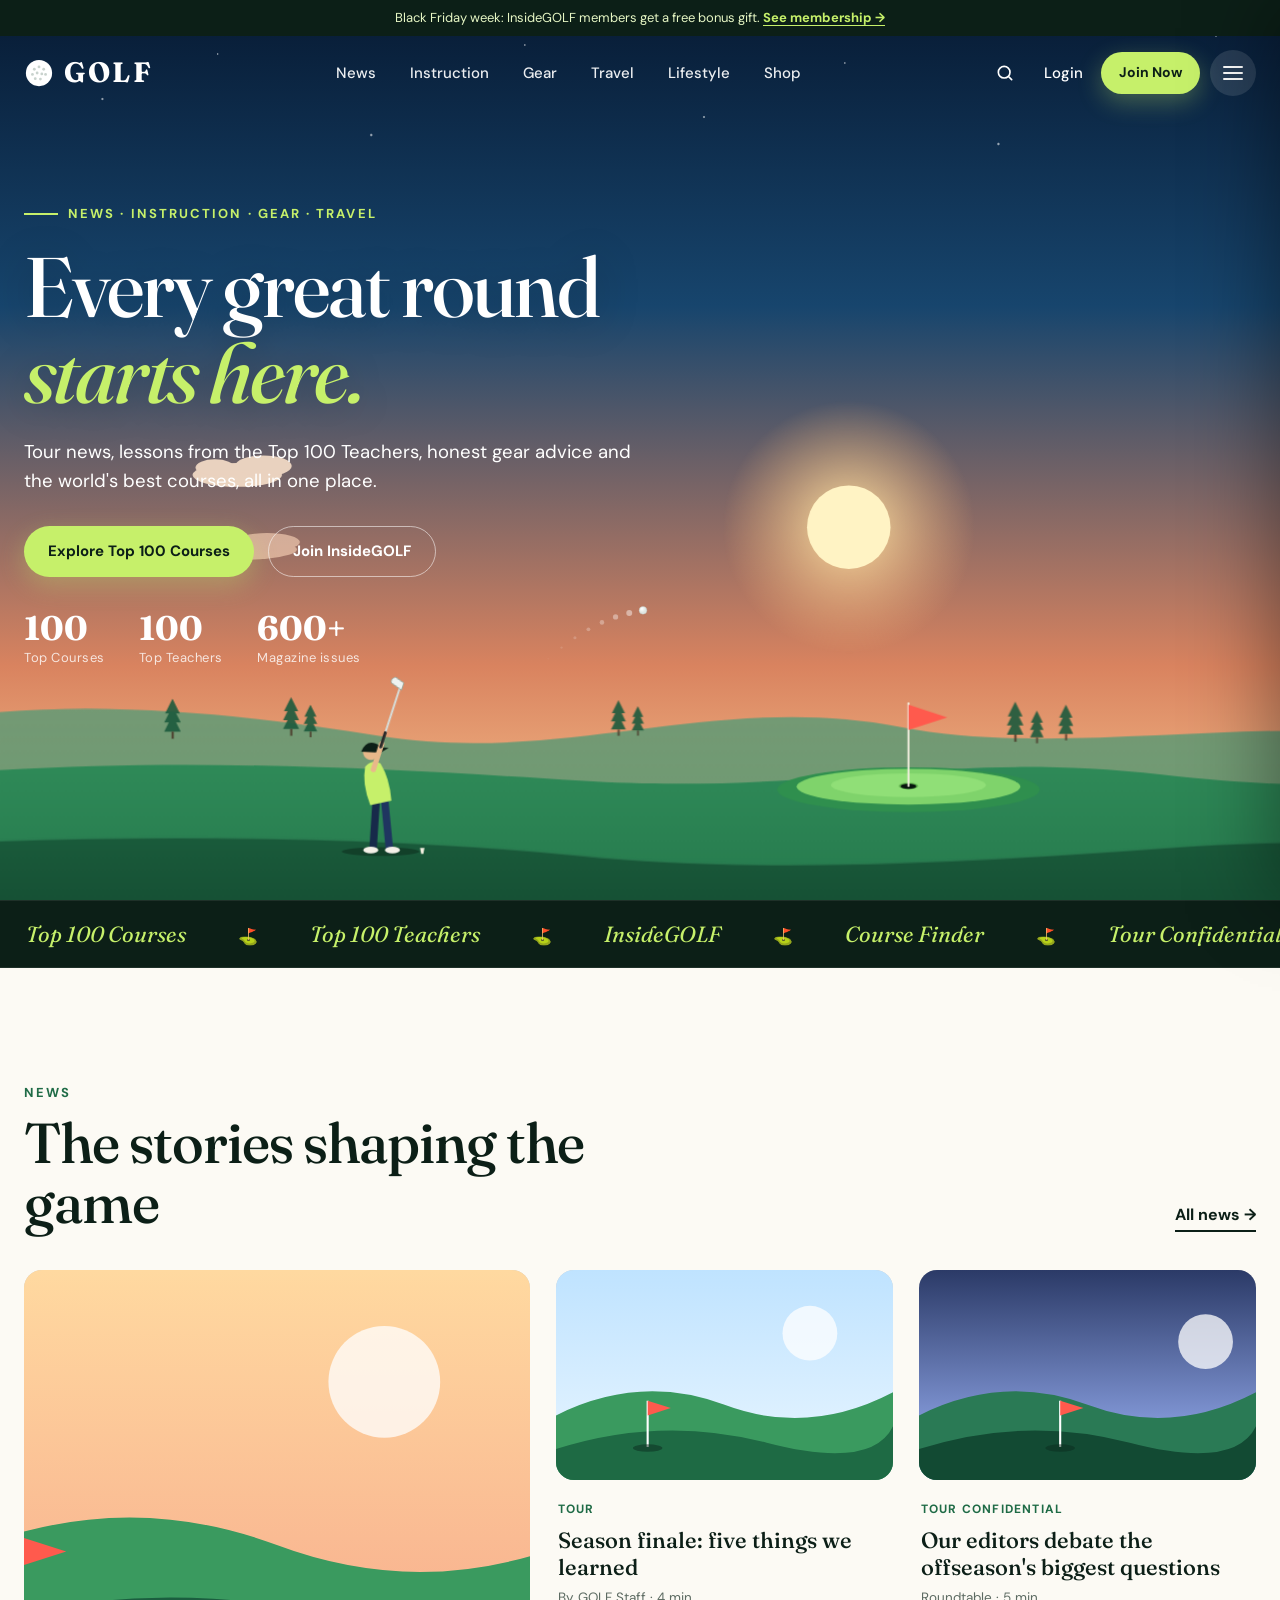
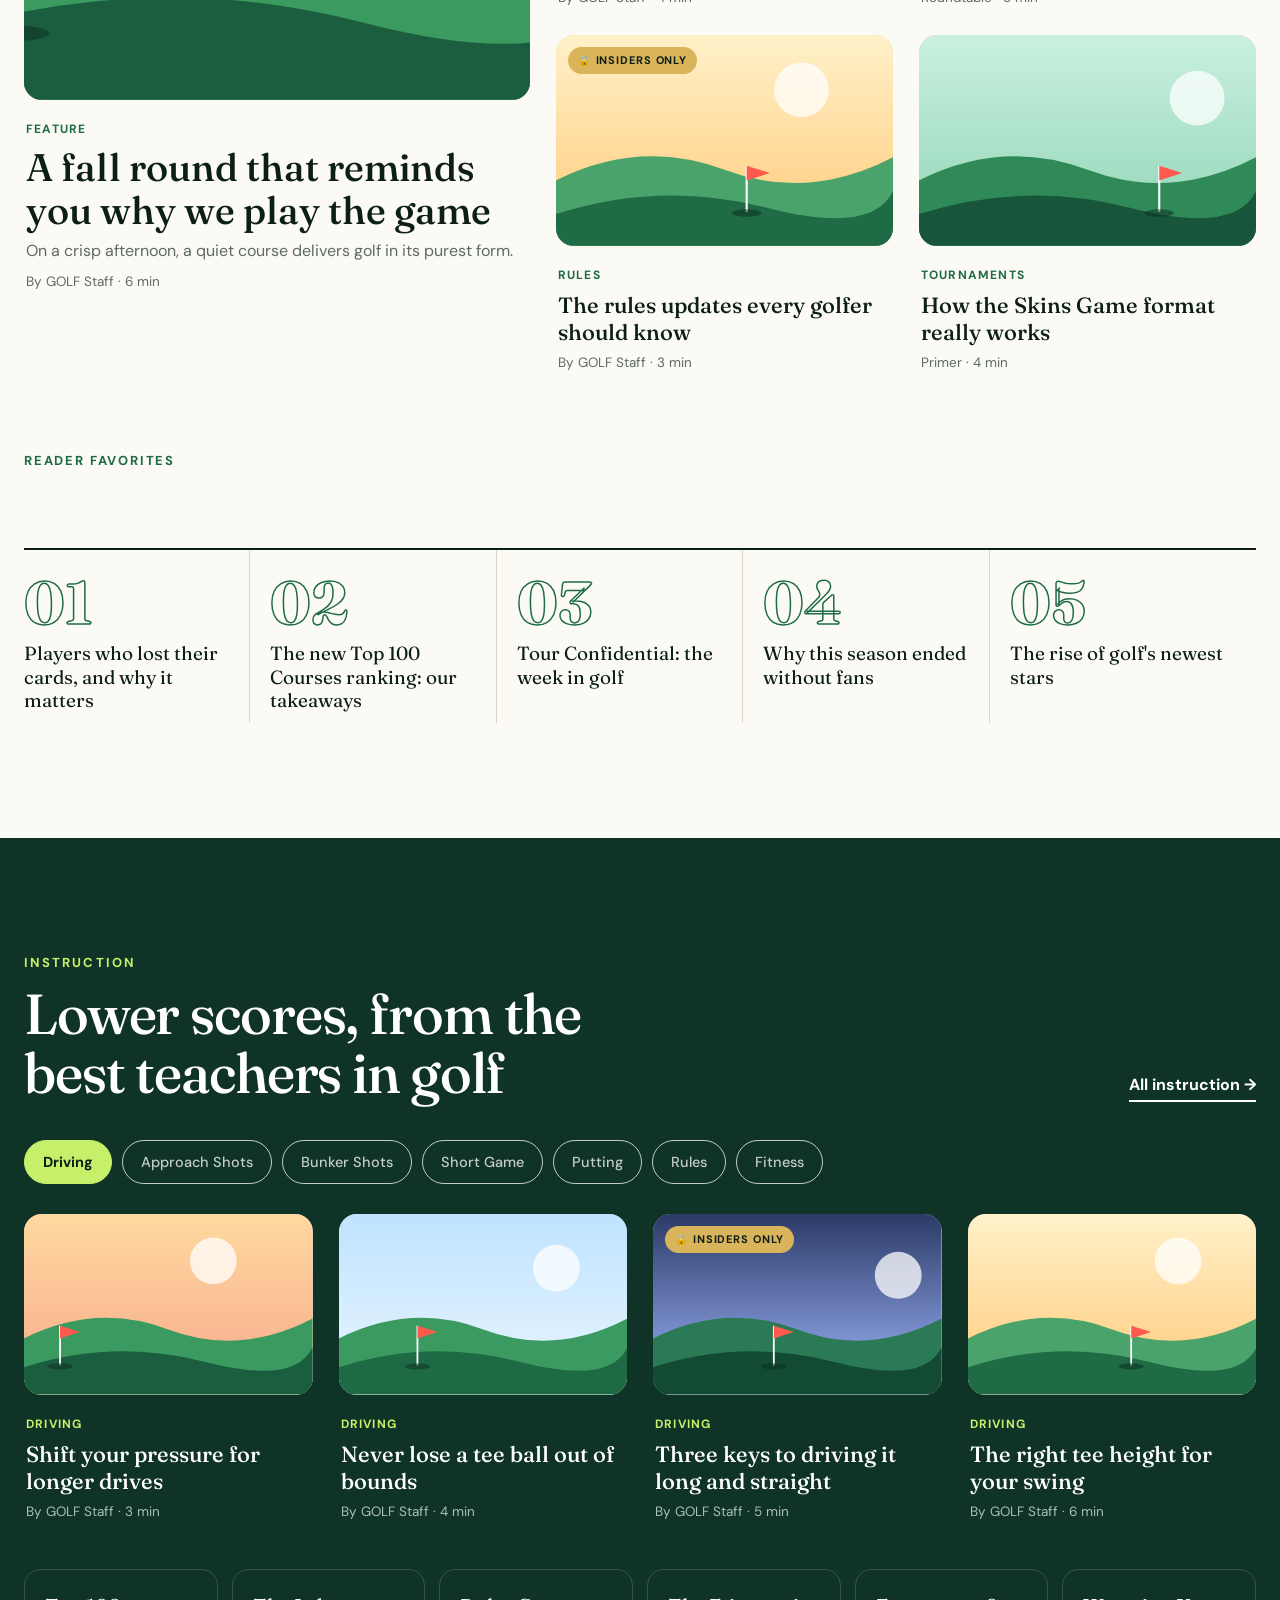
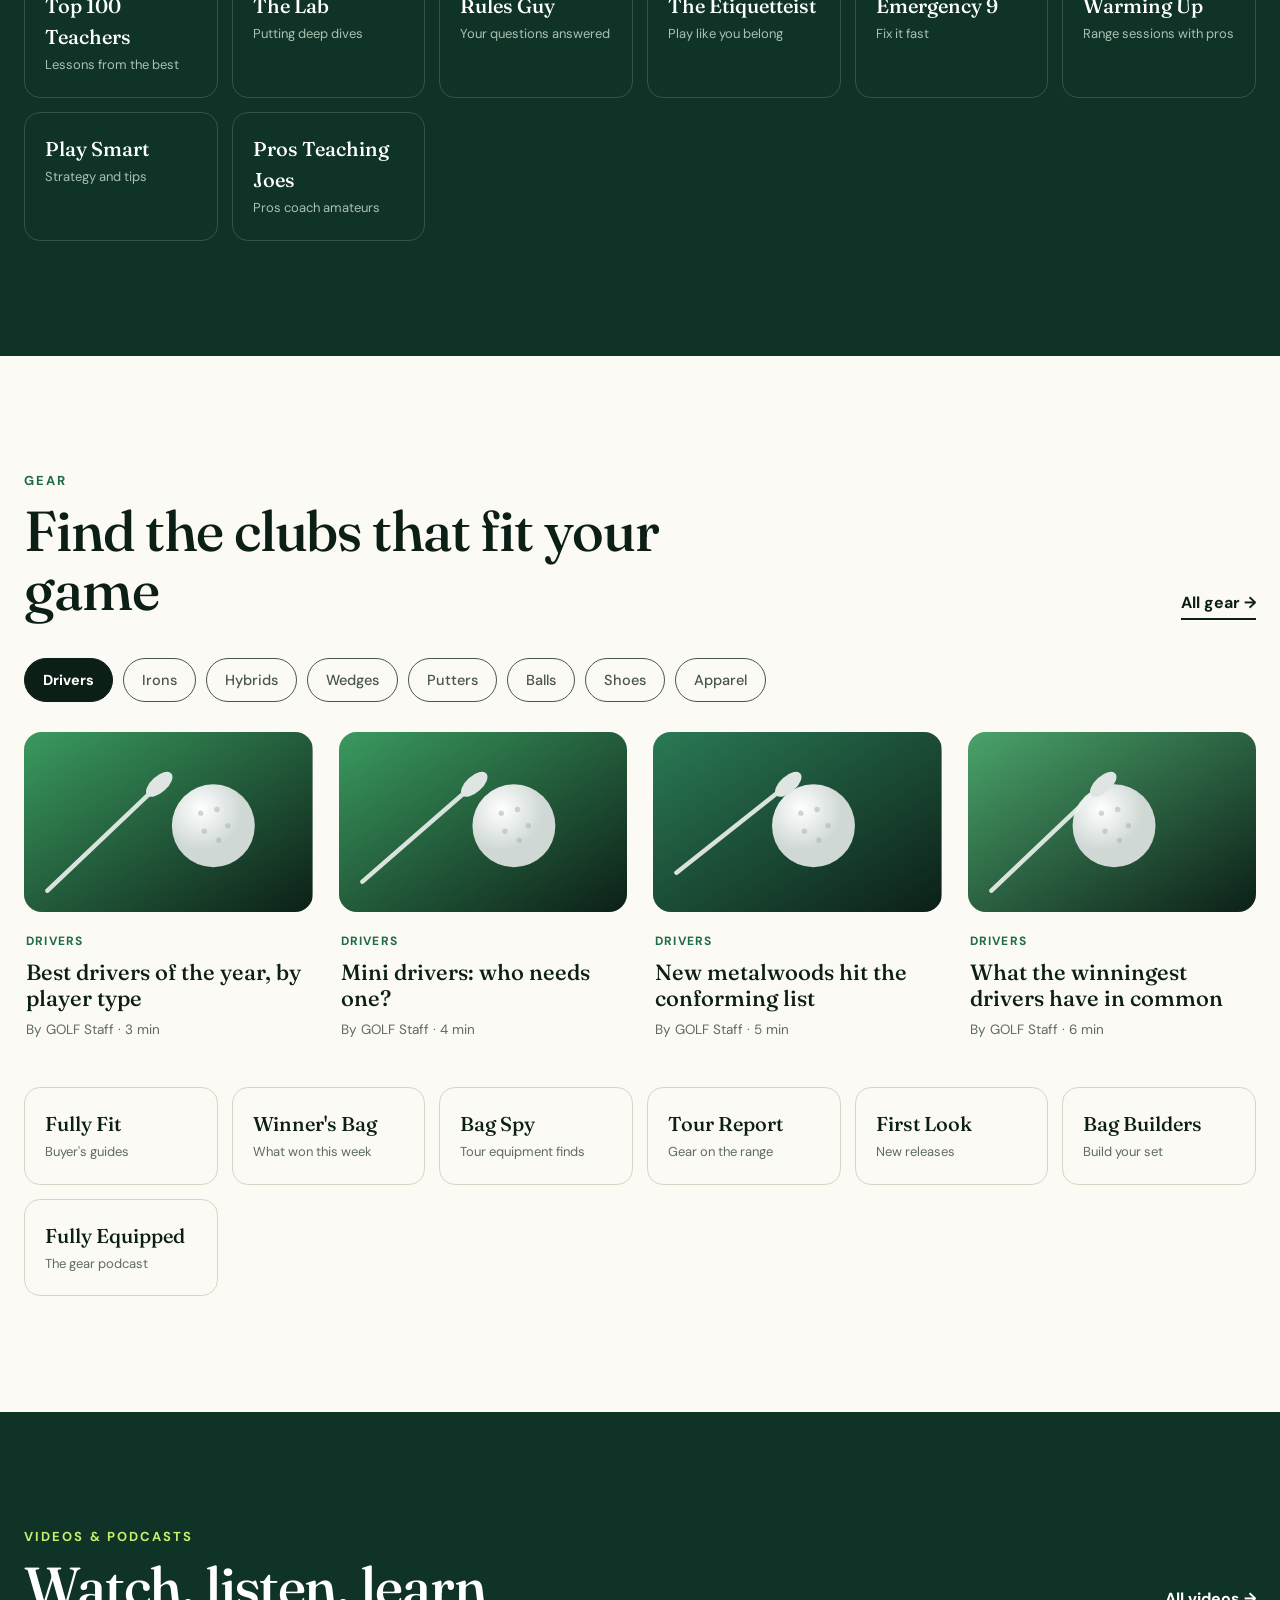
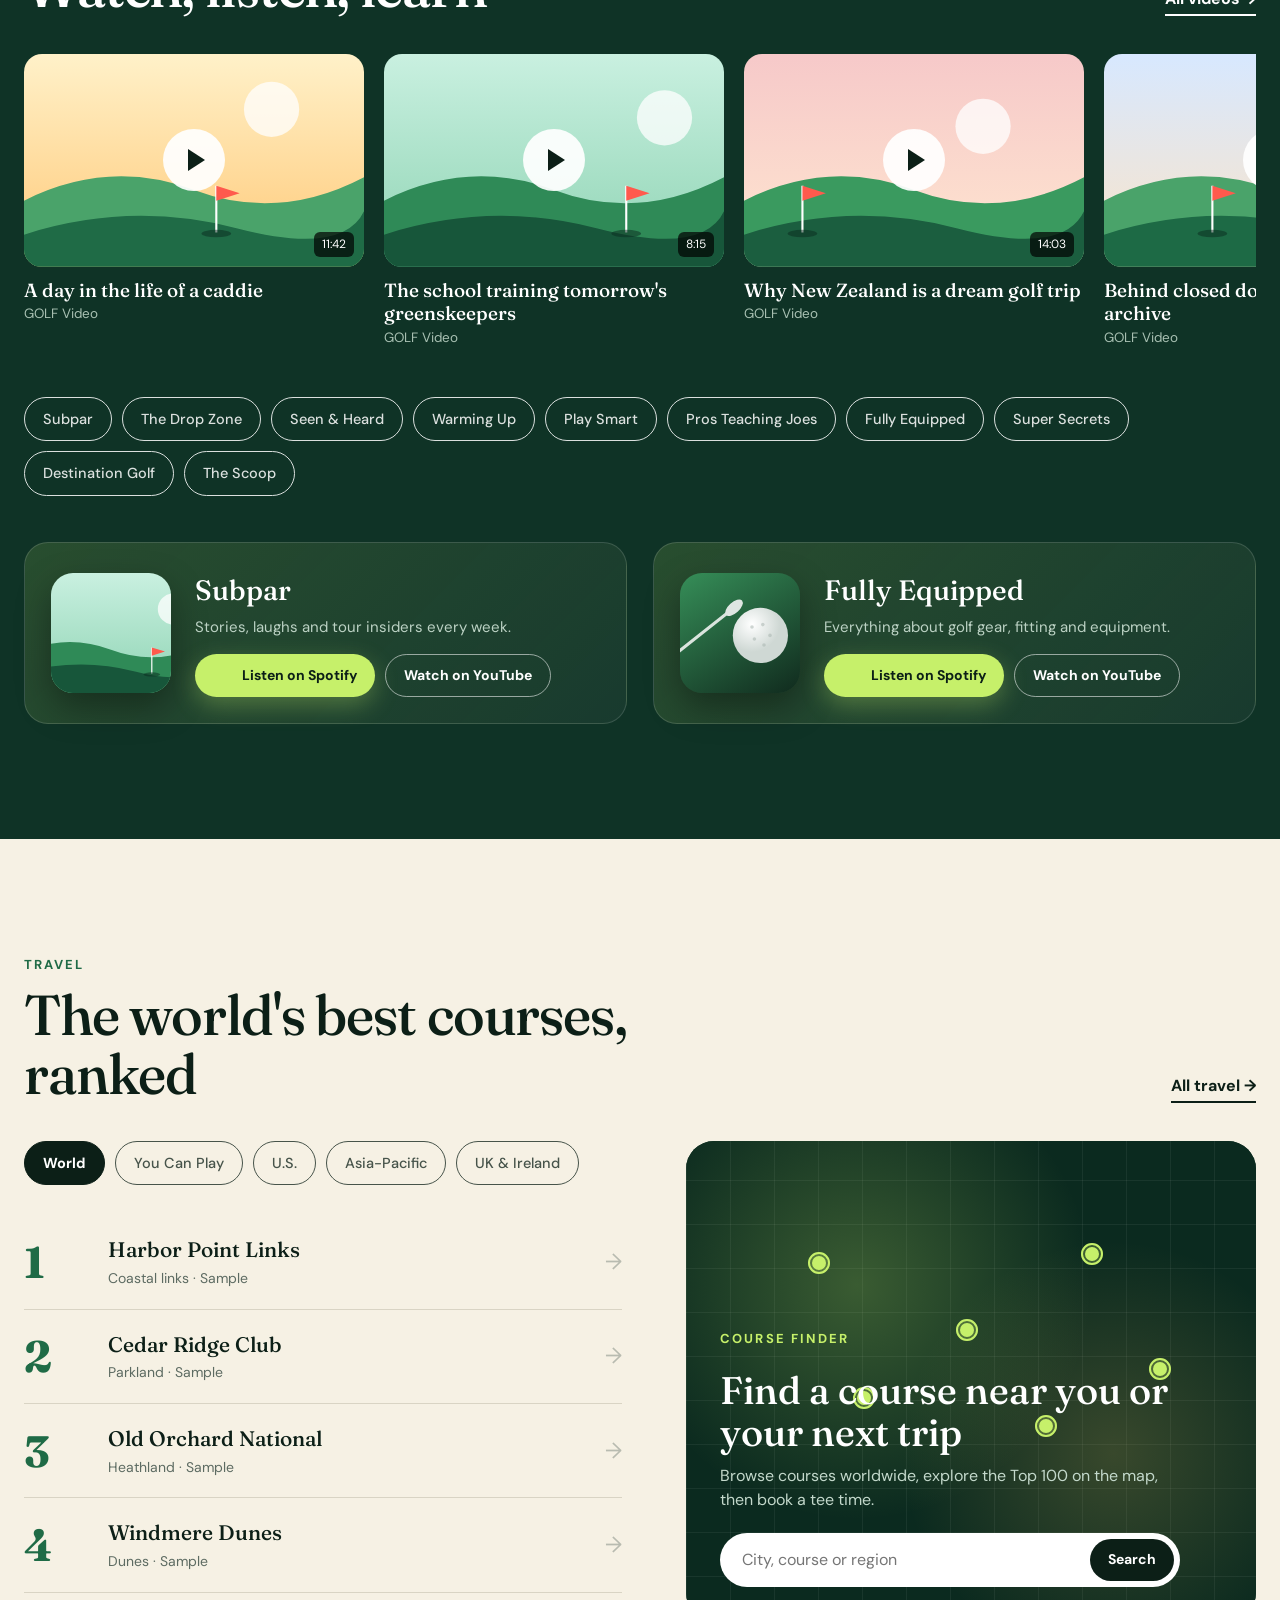
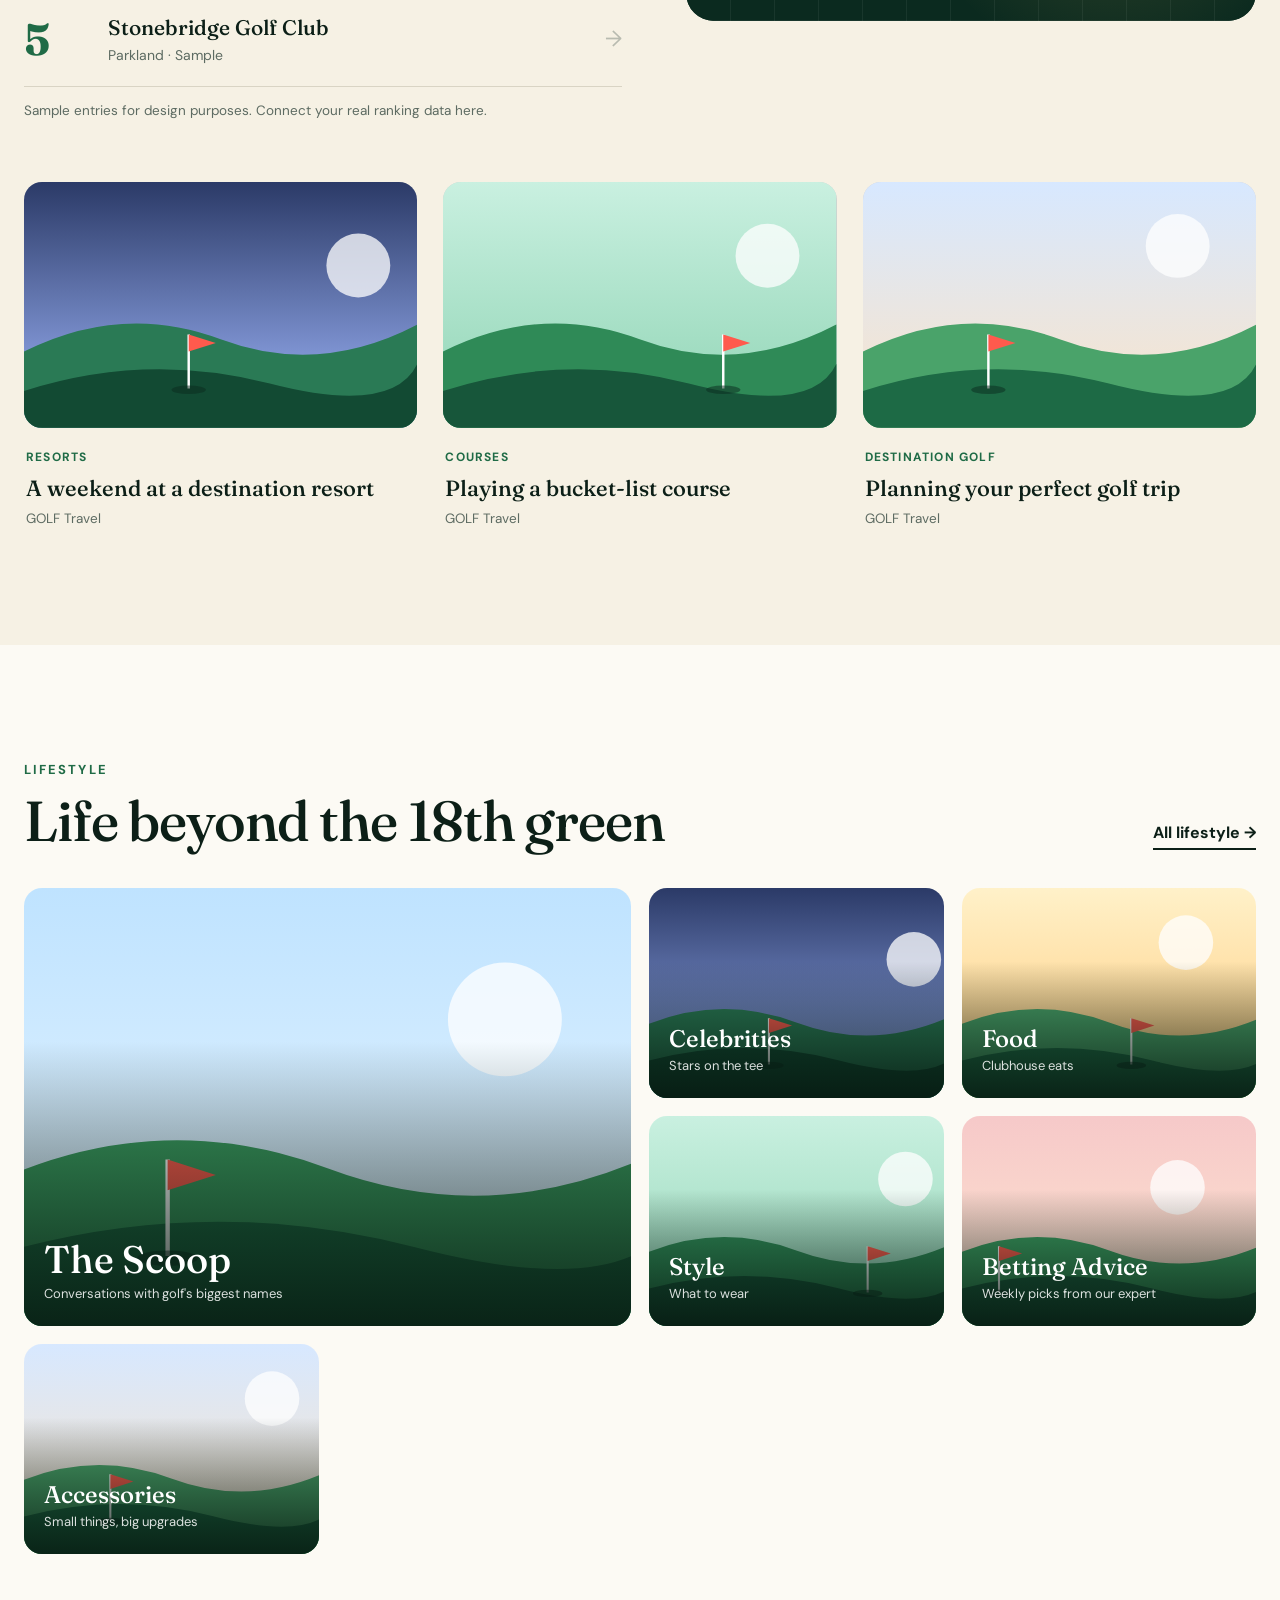
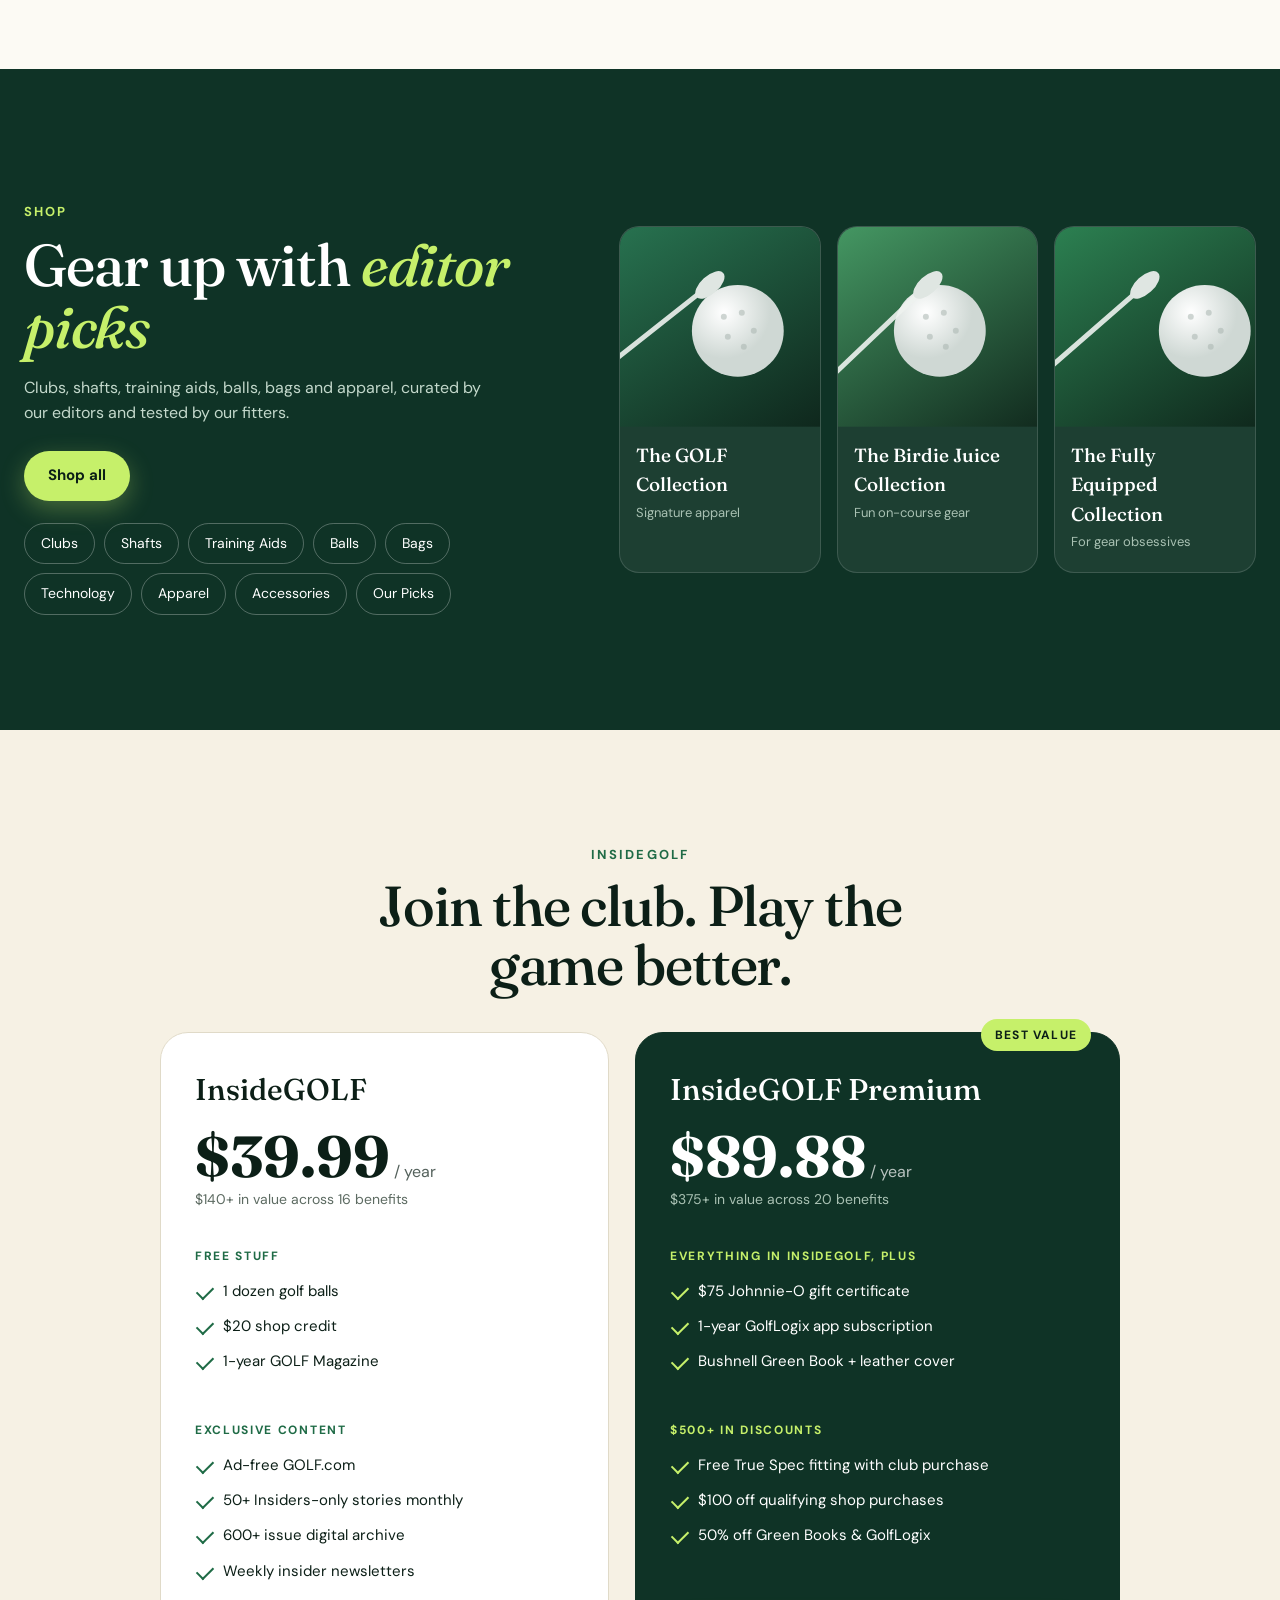
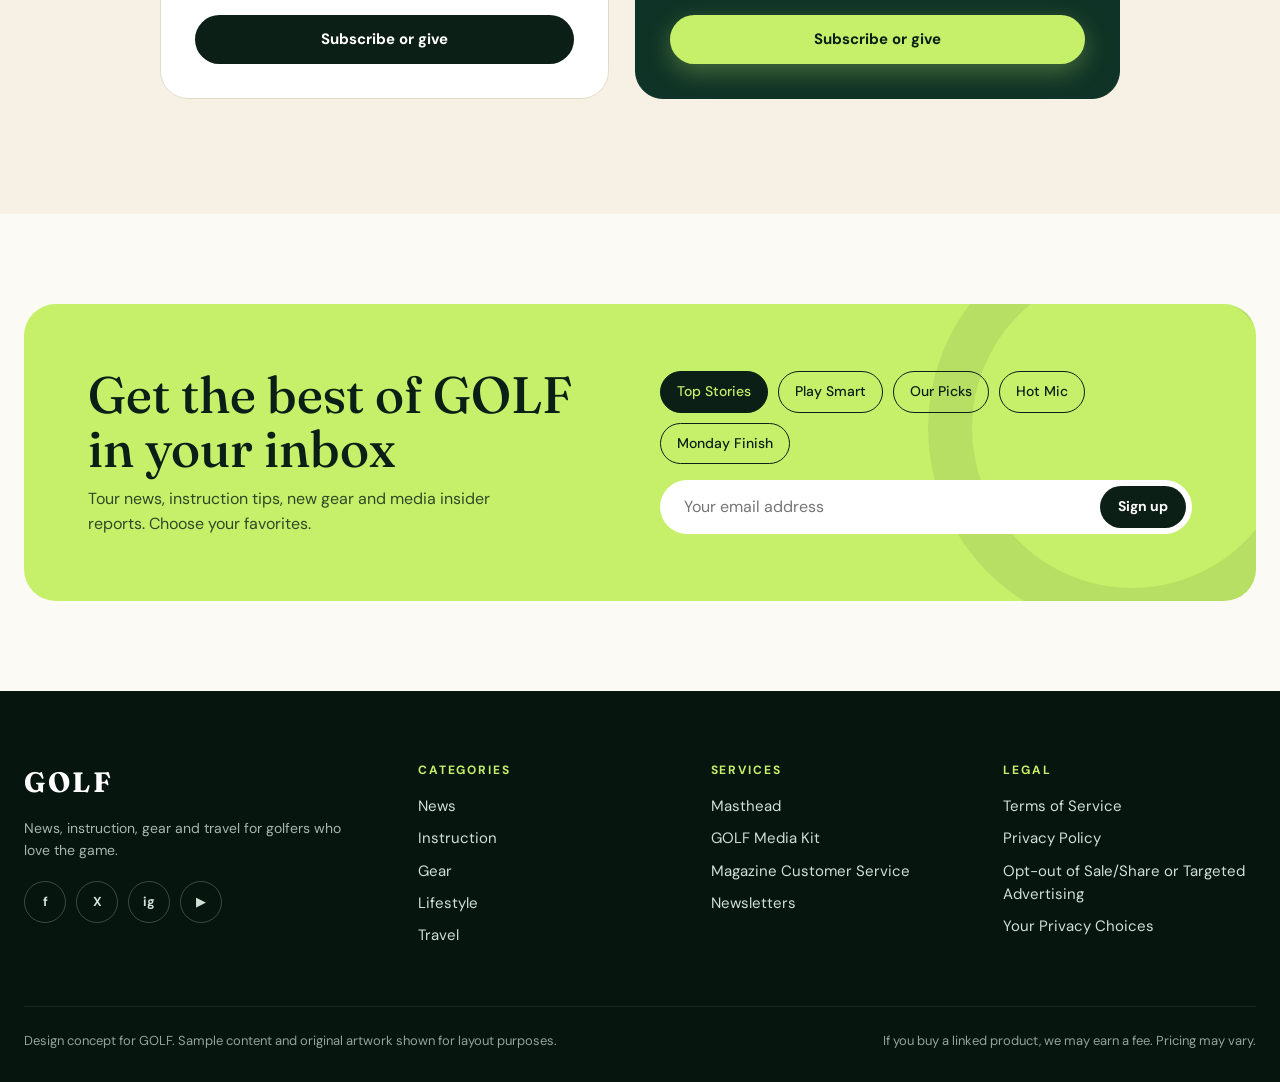
<file: public/assets/aistudio/golf-home_f3de11c1.html>
<!DOCTYPE html>
<html lang="en">
<head>
<meta charset="utf-8">
<meta name="viewport" content="width=device-width, initial-scale=1">
<title>GOLF — News, Instruction, Gear &amp; Travel (Redesign)</title>
<meta name="description" content="Tour news, lessons from the Top 100 Teachers, honest gear fits and the world's best courses.">
<link rel="preconnect" href="https://fonts.googleapis.com">
<link rel="preconnect" href="https://fonts.gstatic.com" crossorigin>
<link href="https://fonts.googleapis.com/css2?family=DM+Sans:wght@400;500;700&family=Fraunces:ital,opsz,wght@0,9..144,500;0,9..144,700;1,9..144,500&display=swap" rel="stylesheet">
<style>
/* =========================================================
   GOLF — redesigned home page
   NOTE: all artwork is original inline SVG (no copied photos).
   To use real photos, replace the .thumb contents with <img>.
   ========================================================= */
:root{
  --ink:#0c1f17; --forest:#0f3326; --fair:#1f6b46; --lime:#c6f06a; --brass:#d9b45a;
  --cream:#f6f1e4; --paper:#fcfaf4; --muted:#5d6b62; --radius:18px;
  --fd:'Fraunces',Georgia,serif; --fb:'DM Sans',system-ui,-apple-system,sans-serif;
}
*{box-sizing:border-box;margin:0;padding:0}
html{scroll-behavior:smooth}
body{font-family:var(--fb);background:var(--paper);color:var(--ink);line-height:1.55;-webkit-font-smoothing:antialiased;overflow-x:hidden}
a{color:inherit;text-decoration:none}
button{font:inherit;cursor:pointer;border:0;background:none;color:inherit}
ul,ol{list-style:none}
img,svg{max-width:100%}
.wrap{width:min(1240px,100% - 48px);margin-inline:auto}
:focus-visible{outline:2px solid var(--lime);outline-offset:3px}

/* progress */
.progress{position:fixed;top:0;left:0;height:3px;width:0;background:linear-gradient(90deg,var(--lime),var(--brass));z-index:120}

/* ---------- header ---------- */
.hdr{position:fixed;inset:0 0 auto 0;z-index:60;color:#fff}
.promo{background:var(--ink);color:#e6f6c4;font-size:13px;text-align:center;padding:8px 16px;max-height:40px;overflow:hidden;transition:max-height .4s,padding .4s}
.promo a{text-decoration:underline;text-underline-offset:3px;color:var(--lime);font-weight:700}
.hdr.scrolled .promo{max-height:0;padding-block:0}
.bar{transition:background .35s,box-shadow .35s,backdrop-filter .35s}
.hdr.scrolled .bar{background:rgba(12,31,23,.9);backdrop-filter:blur(14px);box-shadow:0 8px 30px rgba(0,0,0,.25)}
.nav{display:flex;align-items:center;justify-content:space-between;gap:24px;height:74px}
.logo{display:flex;align-items:center;gap:10px;font-family:var(--fd);font-weight:700;font-size:28px;letter-spacing:.08em}
.logo svg{width:30px;height:30px}
.links{display:flex;gap:6px}
.links a{padding:9px 14px;border-radius:99px;font-weight:500;font-size:15px;opacity:.92;transition:background .25s,opacity .25s}
.links a:hover{background:rgba(255,255,255,.14);opacity:1}
.tools{display:flex;align-items:center;gap:6px}
.ibtn{width:42px;height:42px;border-radius:50%;display:grid;place-items:center;transition:background .25s}
.ibtn:hover{background:rgba(255,255,255,.16)}
.ibtn svg{width:20px;height:20px}
.login{font-weight:500;font-size:15px;padding:9px 12px;border-radius:99px}
.login:hover{background:rgba(255,255,255,.14)}
.btn{display:inline-flex;align-items:center;gap:8px;padding:13px 24px;border-radius:99px;font-weight:700;font-size:15px;transition:transform .25s,box-shadow .25s,background .25s}
.btn:hover{transform:translateY(-2px)}
.btn.lime{background:var(--lime);color:var(--ink);box-shadow:0 8px 24px rgba(198,240,106,.3)}
.btn.lime:hover{box-shadow:0 12px 30px rgba(198,240,106,.45)}
.btn.ghost{border:1.5px solid rgba(255,255,255,.55);color:#fff}
.btn.ghost:hover{background:rgba(255,255,255,.14)}
.btn.dark{background:var(--ink);color:#fff}
.btn.sm{padding:10px 18px;font-size:14px}
.burger{width:46px;height:46px;border-radius:50%;display:grid;place-items:center;background:rgba(255,255,255,.12);margin-left:4px;transition:background .25s}
.burger:hover{background:rgba(255,255,255,.24)}
.burger span{display:block;width:20px;height:2px;background:#fff;border-radius:2px;position:relative;transition:.3s}
.burger span::before,.burger span::after{content:"";position:absolute;left:0;width:100%;height:2px;background:#fff;border-radius:2px;transition:.3s}
.burger span::before{top:-6px}.burger span::after{top:6px}
.burger:hover span::before{top:-8px}.burger:hover span::after{top:8px}
@media(max-width:1020px){.links,.login{display:none}}
@media(max-width:560px){.tools .btn{display:none}.logo{font-size:24px}}

/* ---------- side drawer ---------- */
.scrim{position:fixed;inset:0;background:rgba(5,15,10,.55);backdrop-filter:blur(3px);opacity:0;pointer-events:none;transition:opacity .4s;z-index:80}
.scrim.on{opacity:1;pointer-events:auto}
.drawer{position:fixed;top:0;right:0;height:100%;width:min(440px,92vw);background:var(--forest);color:#fff;z-index:90;transform:translateX(105%);transition:transform .55s cubic-bezier(.77,0,.18,1);display:flex;flex-direction:column;box-shadow:-30px 0 80px rgba(0,0,0,.4)}
.drawer.open{transform:none}
.dhead{display:flex;justify-content:space-between;align-items:center;padding:22px 26px;border-bottom:1px solid rgba(255,255,255,.1)}
.dclose{width:44px;height:44px;border-radius:50%;background:rgba(255,255,255,.1);font-size:22px;line-height:1;transition:transform .3s,background .3s}
.dclose:hover{background:rgba(255,255,255,.2);transform:rotate(90deg)}
.dbody{flex:1;overflow-y:auto;padding:10px 26px 30px}
.d-item{opacity:0;transform:translateX(46px)}
.drawer.open .d-item{animation:slideIn .6s cubic-bezier(.2,.8,.2,1) forwards;animation-delay:calc(var(--i)*55ms + 200ms)}
@keyframes slideIn{to{opacity:1;transform:none}}
.dg{border-bottom:1px solid rgba(255,255,255,.09)}
.dg summary{list-style:none;display:flex;justify-content:space-between;align-items:center;padding:18px 0;font-family:var(--fd);font-size:26px;font-weight:500;cursor:pointer;transition:color .25s}
.dg summary::-webkit-details-marker{display:none}
.dg summary:hover{color:var(--lime)}
.dg summary i{width:12px;height:12px;border-right:2px solid currentColor;border-bottom:2px solid currentColor;transform:rotate(45deg);transition:transform .3s;margin-right:6px}
.dg[open] summary i{transform:rotate(-135deg)}
.dg .sub{display:grid;grid-template-columns:1fr 1fr;gap:2px 16px;padding:0 0 18px}
.dg .sub a{padding:7px 0;font-size:14.5px;color:#cfe0d5;transition:color .2s,transform .2s}
.dg .sub a:hover{color:var(--lime);transform:translateX(4px)}
.dsingle{display:flex;justify-content:space-between;padding:18px 0;font-family:var(--fd);font-size:26px;border-bottom:1px solid rgba(255,255,255,.09);transition:color .25s}
.dsingle:hover{color:var(--lime)}
.dfoot{padding:18px 26px;border-top:1px solid rgba(255,255,255,.1);display:flex;gap:12px}

/* ---------- search + login ---------- */
.search{position:fixed;inset:0;background:rgba(8,24,17,.97);z-index:100;display:flex;flex-direction:column;align-items:center;justify-content:center;gap:26px;padding:24px;opacity:0;pointer-events:none;transition:opacity .35s;color:#fff}
.search.on{opacity:1;pointer-events:auto}
.search input{width:min(820px,100%);background:none;border:0;border-bottom:2px solid rgba(255,255,255,.35);color:#fff;font-family:var(--fd);font-size:clamp(28px,5vw,56px);padding:12px 4px;outline:none;transition:border-color .3s}
.search input:focus{border-color:var(--lime)}
.search small{opacity:.65}
.sclose{position:absolute;top:24px;right:24px}
.chips{display:flex;flex-wrap:wrap;gap:10px}
.chip{padding:9px 16px;border-radius:99px;border:1px solid rgba(255,255,255,.28);font-size:14px;transition:.25s}
.chip:hover{background:var(--lime);color:var(--ink);border-color:var(--lime)}
dialog{border:0;border-radius:24px;padding:34px;width:min(420px,92vw);margin:auto;background:var(--paper);color:var(--ink);box-shadow:0 40px 100px rgba(0,0,0,.4)}
dialog::backdrop{background:rgba(5,15,10,.6);backdrop-filter:blur(4px)}
dialog h3{font-family:var(--fd);font-size:30px;margin-bottom:6px}
dialog p{color:var(--muted);margin-bottom:20px}
dialog input{width:100%;padding:14px 16px;border-radius:12px;border:1.5px solid #d9d4c4;background:#fff;font:inherit;margin-bottom:12px}
dialog input:focus{outline:none;border-color:var(--fair)}
dialog .btn{width:100%;justify-content:center;margin-top:4px}

/* ---------- hero ---------- */
.hero{--h:min(58svh,58.33vw);position:relative;min-height:max(100svh,680px);background:linear-gradient(180deg,#071a33 0%,#17456d 34%,#d9835f 74%,#ffd39a 100%);overflow:hidden;color:#fff}
.stars{position:absolute;inset:0 0 50% 0;background:
  radial-gradient(1.6px 1.6px at 8% 22%,#fff,transparent),radial-gradient(1.2px 1.2px at 17% 12%,#fff,transparent),
  radial-gradient(1.8px 1.8px at 29% 30%,#fff,transparent),radial-gradient(1.2px 1.2px at 41% 10%,#fff,transparent),
  radial-gradient(1.6px 1.6px at 55% 26%,#fff,transparent),radial-gradient(1.2px 1.2px at 66% 14%,#fff,transparent),
  radial-gradient(1.8px 1.8px at 78% 32%,#fff,transparent),radial-gradient(1.2px 1.2px at 90% 18%,#fff,transparent),
  radial-gradient(1.2px 1.2px at 95% 8%,#fff,transparent);animation:twinkle 4s ease-in-out infinite alternate;opacity:.8}
@keyframes twinkle{from{opacity:.35}to{opacity:.95}}
.hero-in{position:relative;z-index:3;padding-top:clamp(150px,22vh,210px)}
.eyebrow{display:inline-flex;align-items:center;gap:10px;font-size:13px;font-weight:700;letter-spacing:.16em;text-transform:uppercase;color:var(--lime);margin-bottom:20px}
.eyebrow::before{content:"";width:34px;height:2px;background:var(--lime)}
.hero h1{font-family:var(--fd);font-weight:500;font-size:clamp(40px,min(6.6vw,10vh),92px);line-height:1.02;letter-spacing:-.025em;max-width:11.5ch;text-shadow:0 4px 40px rgba(0,0,0,.25)}
.hero h1 em{color:var(--lime);font-style:italic}
.lead{margin-top:22px;max-width:48ch;font-size:clamp(16px,1.45vw,19px);opacity:.92}
.cta{display:flex;flex-wrap:wrap;gap:14px;margin-top:30px}
.hstats{display:flex;gap:34px;margin-top:34px}
.hstats b{display:block;font-family:var(--fd);font-size:34px;font-weight:700;line-height:1}
.hstats span{font-size:13px;opacity:.8;letter-spacing:.04em}
@media(max-height:780px),(max-width:700px){.hstats{display:none}}
.reveal-h{opacity:0;transform:translateY(30px);animation:up .9s cubic-bezier(.2,.8,.2,1) forwards;animation-delay:calc(var(--d,0)*1ms + 150ms)}
@keyframes up{to{opacity:1;transform:none}}
.scene{position:absolute;left:50%;bottom:0;transform:translateX(-50%);height:var(--h);width:calc(var(--h)*1.7143);overflow:visible;z-index:2}
.cloud{animation:drift var(--s,90s) linear infinite;animation-delay:var(--o,0s)}
@keyframes drift{from{transform:translateX(-400px)}to{transform:translateX(1700px)}}
.flag{transform-box:fill-box;transform-origin:0 50%;animation:wave 1.4s ease-in-out infinite alternate}
@keyframes wave{from{transform:scaleX(1) skewY(-5deg)}to{transform:scaleX(.8) skewY(6deg)}}
.scroll{position:absolute;left:50%;bottom:16px;transform:translateX(-50%);z-index:4;width:26px;height:42px;border:2px solid rgba(255,255,255,.65);border-radius:16px;display:none}
.scroll::after{content:"";position:absolute;left:50%;top:8px;width:4px;height:8px;margin-left:-2px;background:#fff;border-radius:2px;animation:sc 1.6s infinite}
@keyframes sc{0%{opacity:1;transform:none}80%,100%{opacity:0;transform:translateY(14px)}}

/* ---------- marquee ---------- */
.marq{background:var(--ink);color:var(--lime);overflow:hidden;padding:16px 0;border-block:1px solid rgba(255,255,255,.08)}
.mt{display:flex;width:max-content;animation:mq 38s linear infinite}
.mt span{font-family:var(--fd);font-style:italic;font-size:22px;padding-inline:26px;white-space:nowrap}
.mt span::after{content:"⛳";margin-left:52px;font-style:normal;font-size:16px}
@keyframes mq{to{transform:translateX(-50%)}}

/* ---------- sections ---------- */
section{padding:clamp(64px,9vw,120px) 0}
.sh{display:flex;justify-content:space-between;align-items:end;gap:20px;margin-bottom:38px;flex-wrap:wrap}
.sh .k{font-size:13px;font-weight:700;letter-spacing:.16em;text-transform:uppercase;color:var(--fair);margin-bottom:10px}
.sh h2{font-family:var(--fd);font-weight:500;font-size:clamp(32px,4.4vw,58px);line-height:1.05;letter-spacing:-.02em;max-width:18ch}
.more{font-weight:700;border-bottom:2px solid currentColor;padding-bottom:2px;transition:gap .25s,color .25s}
.more:hover{color:var(--fair)}
.dark{background:var(--forest);color:#fff}
.dark .sh .k{color:var(--lime)}
.dark .more:hover{color:var(--lime)}
.cream{background:var(--cream)}
.reveal{opacity:0;transform:translateY(34px);transition:opacity .8s cubic-bezier(.2,.8,.2,1),transform .8s cubic-bezier(.2,.8,.2,1);transition-delay:var(--d,0ms)}
.reveal.in{opacity:1;transform:none}

.grid{display:grid;gap:26px}
.g-news{grid-template-columns:1.5fr 1fr 1fr}
.g-news .feat{grid-row:span 2}
.g-4{grid-template-columns:repeat(4,1fr)}
.g-3{grid-template-columns:repeat(3,1fr)}
@media(max-width:1020px){.g-news{grid-template-columns:1fr 1fr}.g-news .feat{grid-column:span 2;grid-row:auto}.g-4{grid-template-columns:repeat(2,1fr)}.g-3{grid-template-columns:1fr 1fr}}
@media(max-width:620px){.g-news,.g-4,.g-3{grid-template-columns:1fr}.g-news .feat{grid-column:auto}}

.card .thumb{display:block;position:relative;border-radius:var(--radius);overflow:hidden;aspect-ratio:16/10;background:#ccc}
.card .thumb svg{display:block;width:100%;height:100%;transition:transform .8s cubic-bezier(.2,.8,.2,1)}
.card:hover .thumb svg{transform:scale(1.07)}
.card .meta{padding:16px 2px 0}
.tag{font-size:12px;font-weight:700;letter-spacing:.1em;text-transform:uppercase;color:var(--fair)}
.dark .tag{color:var(--lime)}
.card h3{font-family:var(--fd);font-weight:500;font-size:22px;line-height:1.2;margin:6px 0 8px;transition:color .25s}
.card:hover h3{color:var(--fair)}
.dark .card:hover h3{color:var(--lime)}
.feat .thumb{aspect-ratio:4/3.4}
.feat h3{font-size:clamp(28px,3vw,40px);line-height:1.1}
.feat p.ex{color:var(--muted);margin-bottom:8px;max-width:52ch}
.by{font-size:13.5px;color:var(--muted)}
.dark .by{color:#a9c1b3}
.lock{position:absolute;top:12px;left:12px;background:var(--brass);color:var(--ink);font-size:11px;font-weight:700;letter-spacing:.08em;text-transform:uppercase;padding:5px 10px;border-radius:99px;display:flex;align-items:center;gap:5px}
.lock::before{content:"🔒";font-size:10px}

/* favorites */
.favs{display:grid;grid-template-columns:repeat(5,1fr);gap:0;margin-top:clamp(50px,6vw,80px);border-top:2px solid var(--ink)}
.fav{padding:22px 20px 10px 0;border-right:1px solid #d9d4c4;margin-right:20px}
.fav:last-child{border:0;margin:0}
.fav b{display:block;font-family:var(--fd);font-size:60px;line-height:1;color:transparent;-webkit-text-stroke:1.5px var(--fair);transition:color .3s}
.fav:hover b{color:var(--lime)}
.fav a{display:block;font-family:var(--fd);font-size:19px;line-height:1.25;margin-top:10px}
.fav a:hover{color:var(--fair)}
.fh{font-size:13px;font-weight:700;letter-spacing:.14em;text-transform:uppercase;margin-top:clamp(50px,6vw,80px);color:var(--fair)}
@media(max-width:1020px){.favs{grid-template-columns:1fr 1fr}.fav{border:0;margin:0 0 10px;border-bottom:1px solid #d9d4c4}}
@media(max-width:560px){.favs{grid-template-columns:1fr}}

/* tabs/chips light + dark */
.tabs{display:flex;flex-wrap:wrap;gap:10px;margin-bottom:30px}
.tab{padding:10px 18px;border-radius:99px;border:1.5px solid currentColor;font-weight:500;font-size:14.5px;opacity:.75;transition:.25s}
.tab:hover{opacity:1}
.tab.on{background:var(--lime);color:var(--ink);border-color:var(--lime);opacity:1;font-weight:700}
.light .tab.on{background:var(--ink);color:#fff;border-color:var(--ink)}
.series{display:grid;grid-template-columns:repeat(auto-fit,minmax(170px,1fr));gap:14px;margin-top:46px}
.ser{padding:20px;border-radius:16px;border:1px solid rgba(255,255,255,.16);transition:transform .3s,background .3s,border-color .3s;position:relative;overflow:hidden}
.ser:hover{transform:translateY(-5px);background:rgba(198,240,106,.1);border-color:var(--lime)}
.ser b{display:block;font-family:var(--fd);font-size:20px;font-weight:500}
.ser span{font-size:13px;color:#a9c1b3}
.light .ser{border-color:#d9d4c4}
.light .ser:hover{background:#fff;border-color:var(--fair)}
.light .ser span{color:var(--muted)}
.fade{animation:fadeIn .6s both}
@keyframes fadeIn{from{opacity:0;transform:translateY(14px)}to{opacity:1;transform:none}}

/* videos */
.rail{display:flex;gap:20px;overflow-x:auto;scroll-snap-type:x mandatory;padding-bottom:18px;scrollbar-width:thin;scrollbar-color:var(--fair) transparent}
.vid{flex:0 0 min(340px,80vw);scroll-snap-align:start}
.vid .thumb{aspect-ratio:16/10;border-radius:var(--radius);overflow:hidden;position:relative;display:block}
.vid .thumb svg{width:100%;height:100%;display:block;transition:transform .8s}
.vid:hover .thumb svg{transform:scale(1.07)}
.play{position:absolute;left:50%;top:50%;width:62px;height:62px;margin:-31px;border-radius:50%;background:rgba(255,255,255,.92);display:grid;place-items:center;transition:transform .3s,background .3s}
.play::after{content:"";margin-left:4px;border-left:17px solid var(--ink);border-block:11px solid transparent}
.vid:hover .play{transform:scale(1.12);background:var(--lime)}
.dur{position:absolute;right:10px;bottom:10px;background:rgba(0,0,0,.7);color:#fff;font-size:12px;padding:3px 8px;border-radius:6px}
.vid h3{font-family:var(--fd);font-weight:500;font-size:19px;line-height:1.25;margin-top:12px}
.vid .by{margin-top:2px}
.pods{display:grid;grid-template-columns:repeat(2,1fr);gap:26px;margin-top:46px}
.pod{display:flex;gap:24px;align-items:center;padding:26px;border-radius:24px;background:linear-gradient(135deg,rgba(198,240,106,.14),rgba(255,255,255,.04));border:1px solid rgba(255,255,255,.14)}
.pod .cov{flex:0 0 120px;height:120px;border-radius:22px;overflow:hidden;box-shadow:0 14px 34px rgba(0,0,0,.35)}
.pod .cov svg{width:100%;height:100%}
.pod h3{font-family:var(--fd);font-weight:500;font-size:28px}
.pod p{color:#bcd2c4;font-size:15px;margin:4px 0 14px}
.pod .row{display:flex;gap:10px;flex-wrap:wrap}
@media(max-width:860px){.pods{grid-template-columns:1fr}.pod{flex-direction:column;align-items:flex-start}}
.eq{display:inline-flex;gap:3px;align-items:end;height:16px;margin-right:6px}
.eq i{width:3px;background:var(--lime);border-radius:2px;animation:eq 1s ease-in-out infinite alternate}
.eq i:nth-child(2){animation-delay:.2s}.eq i:nth-child(3){animation-delay:.4s}
@keyframes eq{from{height:4px}to{height:16px}}

/* travel */
.tv{display:grid;grid-template-columns:1.05fr 1fr;gap:clamp(30px,5vw,70px);align-items:start}
@media(max-width:960px){.tv{grid-template-columns:1fr}}
.rank li{display:flex;align-items:center;gap:20px;padding:18px 0;border-bottom:1px solid #d9d4c4;transition:padding .3s}
.rank li:hover{padding-left:12px}
.rank b{font-family:var(--fd);font-size:44px;width:64px;line-height:1;color:var(--fair)}
.rank h4{font-family:var(--fd);font-weight:500;font-size:21px}
.rank span{font-size:14px;color:var(--muted)}
.rank .arr{margin-left:auto;font-size:22px;opacity:.4;transition:.3s}
.rank li:hover .arr{opacity:1;transform:translateX(6px)}
.finder{position:relative;border-radius:28px;overflow:hidden;background:#0f3326;color:#fff;padding:34px;min-height:480px;display:flex;flex-direction:column;justify-content:flex-end;isolation:isolate}
.map{position:absolute;inset:0;z-index:-1;background:
  radial-gradient(circle at 30% 30%,rgba(198,240,106,.25),transparent 45%),
  radial-gradient(circle at 75% 65%,rgba(217,180,90,.22),transparent 40%),
  repeating-linear-gradient(0deg,rgba(255,255,255,.06) 0 1px,transparent 1px 44px),
  repeating-linear-gradient(90deg,rgba(255,255,255,.06) 0 1px,transparent 1px 44px),#0b2a1f}
.pin{position:absolute;width:14px;height:14px;border-radius:50%;background:var(--lime);box-shadow:0 0 0 4px rgba(198,240,106,.25)}
.pin::after{content:"";position:absolute;inset:-4px;border-radius:50%;border:2px solid var(--lime);animation:ping 2.4s infinite;animation-delay:var(--pd,0s)}
@keyframes ping{from{transform:scale(.6);opacity:1}to{transform:scale(3.2);opacity:0}}
.finder h3{font-family:var(--fd);font-weight:500;font-size:clamp(28px,3vw,40px);line-height:1.1}
.finder p{color:#c3d8cb;margin:10px 0 20px;max-width:40ch}
.fs{display:flex;background:#fff;border-radius:99px;padding:6px;max-width:460px}
.fs input{flex:1;border:0;outline:0;background:none;padding:0 16px;font:inherit;color:var(--ink);min-width:0}

/* lifestyle */
.mos{display:grid;grid-template-columns:repeat(4,1fr);grid-auto-rows:210px;gap:18px}
.tile{position:relative;border-radius:var(--radius);overflow:hidden;color:#fff;display:flex;align-items:flex-end;padding:20px;isolation:isolate}
.tile svg{position:absolute;inset:0;width:100%;height:100%;z-index:-2;transition:transform .8s}
.tile::before{content:"";position:absolute;inset:0;background:linear-gradient(180deg,transparent 35%,rgba(5,20,13,.82));z-index:-1}
.tile:hover svg{transform:scale(1.08)}
.tile b{font-family:var(--fd);font-weight:500;font-size:24px;line-height:1.15;display:block}
.tile span{font-size:13px;opacity:.85}
.tile.big{grid-column:span 2;grid-row:span 2}
.tile.big b{font-size:clamp(28px,3vw,42px)}
@media(max-width:900px){.mos{grid-template-columns:1fr 1fr}.tile.big{grid-column:span 2;grid-row:span 1}}
@media(max-width:520px){.mos{grid-template-columns:1fr}.tile.big{grid-column:auto}}

/* shop */
.shop{display:grid;grid-template-columns:1fr 1.2fr;gap:clamp(30px,5vw,70px);align-items:center}
@media(max-width:960px){.shop{grid-template-columns:1fr}}
.shop h2{font-family:var(--fd);font-weight:500;font-size:clamp(34px,4.6vw,60px);line-height:1.05;letter-spacing:-.02em}
.shop h2 em{font-style:italic;color:var(--lime)}
.shop p{color:#c3d8cb;margin:18px 0 26px;max-width:44ch}
.cols{display:grid;grid-template-columns:repeat(3,1fr);gap:16px}
@media(max-width:620px){.cols{grid-template-columns:1fr}}
.col{border-radius:20px;overflow:hidden;background:rgba(255,255,255,.06);border:1px solid rgba(255,255,255,.14);transition:transform .35s,border-color .35s}
.col:hover{transform:translateY(-8px);border-color:var(--lime)}
.col .im{aspect-ratio:1;display:block}
.col .im svg{width:100%;height:100%;display:block}
.col div.t{padding:14px 16px 18px}
.col b{font-family:var(--fd);font-weight:500;font-size:19px;display:block}
.col span{font-size:13px;color:#a9c1b3}
.cats{display:flex;flex-wrap:wrap;gap:9px;margin-top:22px}

/* membership */
.plans{display:grid;grid-template-columns:1fr 1.08fr;gap:26px;align-items:stretch;max-width:960px;margin-inline:auto}
@media(max-width:820px){.plans{grid-template-columns:1fr}}
.plan{border-radius:28px;padding:34px;background:#fff;border:1px solid #e0dac8;display:flex;flex-direction:column;transition:transform .35s,box-shadow .35s;position:relative}
.plan:hover{transform:translateY(-8px);box-shadow:0 30px 60px rgba(12,31,23,.14)}
.plan.best{background:var(--forest);color:#fff;border-color:var(--forest)}
.ribbon{position:absolute;top:-14px;right:28px;background:var(--lime);color:var(--ink);font-size:12px;font-weight:700;letter-spacing:.1em;text-transform:uppercase;padding:7px 14px;border-radius:99px}
.plan h3{font-family:var(--fd);font-weight:500;font-size:30px}
.plan .pr{font-family:var(--fd);font-size:58px;font-weight:700;line-height:1;margin:14px 0 4px}
.plan .pr small{font-family:var(--fb);font-size:16px;font-weight:400;opacity:.7}
.plan .val{color:var(--muted);font-size:14px;margin-bottom:20px}
.best .val{color:#a9c1b3}
.plan h5{font-size:12px;letter-spacing:.14em;text-transform:uppercase;color:var(--fair);margin:16px 0 8px}
.best h5{color:var(--lime)}
.plan li{padding:6px 0 6px 28px;position:relative;font-size:15px}
.plan li::before{content:"";position:absolute;left:2px;top:12px;width:14px;height:8px;border-left:2.5px solid var(--fair);border-bottom:2.5px solid var(--fair);transform:rotate(-45deg)}
.best li::before{border-color:var(--lime)}
.plan .btn{margin-top:auto;justify-content:center}
.plan ul{margin-bottom:26px}

/* newsletter */
.nl{border-radius:32px;background:var(--lime);color:var(--ink);padding:clamp(34px,5vw,64px);display:grid;grid-template-columns:1fr 1fr;gap:40px;align-items:center;position:relative;overflow:hidden}
.nl::after{content:"";position:absolute;right:-80px;top:-80px;width:320px;height:320px;border-radius:50%;border:44px solid rgba(12,31,23,.08)}
@media(max-width:860px){.nl{grid-template-columns:1fr}}
.nl h2{font-family:var(--fd);font-weight:500;font-size:clamp(32px,4vw,52px);line-height:1.05}
.nl p{margin-top:12px;max-width:42ch;opacity:.8}
.nl form{position:relative;z-index:2}
.nlc{display:flex;flex-wrap:wrap;gap:10px;margin-bottom:16px}
.nlc label{cursor:pointer}
.nlc input{position:absolute;opacity:0;pointer-events:none}
.nlc span{display:inline-block;padding:9px 16px;border-radius:99px;border:1.5px solid var(--ink);font-size:14px;font-weight:500;transition:.25s}
.nlc input:checked+span{background:var(--ink);color:var(--lime)}
.nlc input:focus-visible+span{outline:2px solid var(--ink);outline-offset:3px}
.nlr{display:flex;background:#fff;border-radius:99px;padding:6px}
.nlr input{flex:1;border:0;outline:0;background:none;padding:0 18px;font:inherit;min-width:0}
.ok{display:none;margin-top:14px;font-weight:700}

/* footer */
footer{background:#07150f;color:#cfe0d5;padding:70px 0 30px}
.fg{display:grid;grid-template-columns:1.4fr 1fr 1fr 1fr;gap:40px}
@media(max-width:860px){.fg{grid-template-columns:1fr 1fr}}
footer h6{font-size:12px;letter-spacing:.16em;text-transform:uppercase;color:var(--lime);margin-bottom:16px}
footer li{margin-bottom:9px;font-size:15px}
footer a{transition:color .2s}
footer a:hover{color:var(--lime)}
footer .logo{color:#fff;margin-bottom:14px}
footer p.sm{font-size:14px;max-width:34ch;opacity:.8}
.soc{display:flex;gap:10px;margin-top:20px}
.soc a{width:42px;height:42px;border-radius:50%;border:1px solid rgba(255,255,255,.22);display:grid;place-items:center;font-size:13px;font-weight:700;transition:.25s}
.soc a:hover{background:var(--lime);color:var(--ink);border-color:var(--lime)}
.legal{margin-top:50px;padding-top:24px;border-top:1px solid rgba(255,255,255,.1);font-size:13px;opacity:.7;display:flex;justify-content:space-between;gap:20px;flex-wrap:wrap}

@media (prefers-reduced-motion:reduce){
  *,*::before,*::after{animation-duration:.01ms!important;animation-iteration-count:1!important;transition-duration:.01ms!important;scroll-behavior:auto!important}
  .reveal,.reveal-h,.d-item{opacity:1!important;transform:none!important}
}
</style>
</head>
<body>
<div class="progress" id="progress"></div>

<!-- ================= HEADER ================= -->
<header class="hdr" id="hdr">
  <div class="promo">Black Friday week: InsideGOLF members get a free bonus gift. <a href="#membership">See membership →</a></div>
  <div class="bar">
    <div class="wrap nav">
      <a class="logo" href="#top" aria-label="GOLF home">
        <svg viewBox="0 0 32 32" aria-hidden="true"><circle cx="16" cy="16" r="14" fill="#fff"/><g fill="#c9d3ce"><circle cx="11" cy="12" r="1.5"/><circle cx="16" cy="9.5" r="1.5"/><circle cx="21" cy="12" r="1.5"/><circle cx="9" cy="17.5" r="1.5"/><circle cx="14" cy="16" r="1.5"/><circle cx="19" cy="17" r="1.5"/><circle cx="23" cy="17.5" r="1.5"/><circle cx="12" cy="22" r="1.5"/><circle cx="17.5" cy="22.5" r="1.5"/></g></svg>
        GOLF
      </a>
      <nav class="links" aria-label="Primary">
        <a href="#news">News</a><a href="#instruction">Instruction</a><a href="#gear">Gear</a><a href="#travel">Travel</a><a href="#lifestyle">Lifestyle</a><a href="#shop">Shop</a>
      </nav>
      <div class="tools">
        <button class="ibtn" id="openSearch" aria-label="Search"><svg viewBox="0 0 24 24" fill="none" stroke="currentColor" stroke-width="2" stroke-linecap="round"><circle cx="11" cy="11" r="7"/><path d="m20 20-3.5-3.5"/></svg></button>
        <button class="login" id="openLogin">Login</button>
        <a class="btn lime sm" href="#membership">Join Now</a>
        <button class="burger" id="openMenu" aria-label="Open menu" aria-expanded="false"><span></span></button>
      </div>
    </div>
  </div>
</header>

<!-- ================= DRAWER ================= -->
<div class="scrim" id="scrim"></div>
<aside class="drawer" id="drawer" aria-label="Site menu" aria-hidden="true">
  <div class="dhead"><a class="logo" href="#top" data-close>GOLF</a><button class="dclose" id="closeMenu" aria-label="Close menu">×</button></div>
  <div class="dbody" id="dbody"></div>
  <div class="dfoot"><a class="btn lime sm" href="#membership" data-close>Join InsideGOLF</a><button class="btn ghost sm" id="menuLogin">Login</button></div>
</aside>

<!-- ================= SEARCH ================= -->
<div class="search" id="search" role="dialog" aria-label="Search">
  <button class="ibtn sclose" id="closeSearch" aria-label="Close search" style="color:#fff"><svg viewBox="0 0 24 24" fill="none" stroke="currentColor" stroke-width="2" stroke-linecap="round"><path d="M5 5l14 14M19 5 5 19"/></svg></button>
  <input id="sinput" type="search" placeholder="Search golf…" autocomplete="off">
  <div class="chips"><a class="chip" href="#instruction">Putting tips</a><a class="chip" href="#gear">Best drivers</a><a class="chip" href="#travel">Top 100 Courses</a><a class="chip" href="#videos">Videos</a><a class="chip" href="#shop">Shop</a></div>
  <small>Press Esc to close</small>
</div>

<dialog id="loginDlg">
  <h3>Welcome back</h3><p>Sign in to your InsideGOLF account.</p>
  <form id="loginForm"><input type="email" placeholder="Email" required><input type="password" placeholder="Password" required><button class="btn dark" type="submit">Sign in</button></form>
  <p style="margin:16px 0 0;text-align:center;font-size:14px">New here? <a href="#membership" id="toJoin" style="color:var(--fair);font-weight:700">Join now</a></p>
</dialog>

<!-- ================= HERO ================= -->
<main id="top">
<section class="hero" style="padding:0">
  <div class="stars"></div>
  <div class="wrap hero-in">
    <p class="eyebrow reveal-h" style="--d:0">News · Instruction · Gear · Travel</p>
    <h1 class="reveal-h" style="--d:120">Every great round <em>starts here.</em></h1>
    <p class="lead reveal-h" style="--d:260">Tour news, lessons from the Top 100 Teachers, honest gear advice and the world's best courses, all in one place.</p>
    <div class="cta reveal-h" style="--d:380"><a class="btn lime" href="#travel">Explore Top 100 Courses</a><a class="btn ghost" href="#membership">Join InsideGOLF</a></div>
    <ul class="hstats reveal-h" style="--d:520"><li><b>100</b><span>Top Courses</span></li><li><b>100</b><span>Top Teachers</span></li><li><b>600+</b><span>Magazine issues</span></li></ul>
  </div>

  <svg class="scene" viewBox="0 0 1200 700" aria-label="Animated golfer hitting a ball into the hole" role="img">
    <defs>
      <radialGradient id="sunGlow"><stop offset="0" stop-color="#ffe9a8" stop-opacity=".95"/><stop offset="1" stop-color="#ffb978" stop-opacity="0"/></radialGradient>
      <linearGradient id="farG" x1="0" y1="0" x2="0" y2="1"><stop offset="0" stop-color="#4f9c78"/><stop offset="1" stop-color="#2d7a56"/></linearGradient>
      <linearGradient id="midG" x1="0" y1="0" x2="0" y2="1"><stop offset="0" stop-color="#2f8a58"/><stop offset="1" stop-color="#1c6841"/></linearGradient>
      <linearGradient id="fgG" x1="0" y1="0" x2="0" y2="1"><stop offset="0" stop-color="#1a5b3b"/><stop offset="1" stop-color="#0d3a26"/></linearGradient>
      <radialGradient id="ballG" cx=".35" cy=".3"><stop offset="0" stop-color="#fff"/><stop offset="1" stop-color="#dfe5e2"/></radialGradient>
      <symbol id="pine" viewBox="0 0 20 44"><path d="M10 0 18 16h-4l5 10h-5l5 10H1l5-10H1l5-10H2Z" fill="#1b5a3d"/><rect x="9" y="36" width="2.4" height="8" fill="#4b3a2a"/></symbol>
    </defs>
    <!-- sun -->
    <circle cx="880" cy="200" r="170" fill="url(#sunGlow)"/>
    <circle cx="880" cy="200" r="56" fill="#fff3c4"/>
    <!-- clouds -->
    <g class="cloud" style="--s:110s;--o:-30s" opacity=".85"><g transform="translate(0 110)" fill="#ffe7cf"><ellipse cx="60" cy="20" rx="60" ry="16"/><ellipse cx="95" cy="8" rx="38" ry="14"/><ellipse cx="30" cy="10" rx="26" ry="11"/></g></g>
    <g class="cloud" style="--s:150s;--o:-90s" opacity=".6"><g transform="translate(0 210)" fill="#ffd9bd"><ellipse cx="60" cy="20" rx="80" ry="14"/><ellipse cx="100" cy="10" rx="44" ry="12"/></g></g>
    <!-- far hills + trees -->
    <path d="M-600 520C-300 410 0 440 250 480S700 420 950 468 1500 430 1800 505V900H-600Z" fill="url(#farG)" opacity=".75"/>
    <g opacity=".9"><use href="#pine" x="120" y="428" width="24" height="52"/><use href="#pine" x="148" y="438" width="20" height="44"/><use href="#pine" x="560" y="432" width="22" height="48"/><use href="#pine" x="588" y="440" width="18" height="40"/><use href="#pine" x="1090" y="434" width="26" height="54"/><use href="#pine" x="1122" y="446" width="20" height="44"/><use href="#pine" x="1160" y="438" width="22" height="48"/><use href="#pine" x="-40" y="430" width="26" height="54"/></g>
    <!-- mid hill -->
    <path d="M-600 565C-200 495 200 520 520 540S1000 498 1300 532 1650 520 1800 545V900H-600Z" fill="url(#midG)"/>
    <!-- green -->
    <ellipse cx="960" cy="552" rx="176" ry="30" fill="#2f8f4e"/>
    <ellipse cx="960" cy="548" rx="150" ry="24" fill="#7fd36b"/>
    <ellipse cx="960" cy="546" rx="104" ry="16" fill="#98e47c" opacity=".7"/>
    <!-- hole -->
    <ellipse cx="960" cy="547" rx="13" ry="4.4" fill="#5fb04c"/>
    <ellipse cx="960" cy="547.5" rx="10.5" ry="3.4" fill="#07140d"/>
    <!-- flag -->
    <line x1="960" y1="547" x2="960" y2="436" stroke="#f3efe0" stroke-width="2.6" stroke-linecap="round"/>
    <path class="flag" d="M960 438 1012 455 960 472Z" fill="#ff5a4d"/>
    <!-- foreground -->
    <path d="M-600 640C-100 600 300 618 520 640S1000 652 1300 630 1650 640 1800 652V900H-600Z" fill="url(#fgG)"/>
    <path d="M-600 640C-100 600 300 618 520 640S1000 652 1300 630 1650 640 1800 652" fill="none" stroke="#2c7d52" stroke-width="3" opacity=".6"/>
    <!-- tee -->
    <path d="M305 630h6l-1.6 8h-2.8Z" fill="#f3efe0"/>
    <!-- ball shadow -->
    <ellipse id="bshadow" cx="308" cy="632" rx="6" ry="2" fill="#000" opacity=".28"/>
    <!-- golfer -->
    <g transform="translate(230 632)">
      <ellipse cx="22" cy="3" rx="52" ry="6" fill="#000" opacity=".28"/>
      <line x1="12" y1="0" x2="16" y2="-62" stroke="#172a4a" stroke-width="10" stroke-linecap="round"/>
      <line x1="34" y1="0" x2="28" y2="-62" stroke="#1f3560" stroke-width="10" stroke-linecap="round"/>
      <ellipse cx="9" cy="1" rx="10" ry="4.5" fill="#f4f1e8"/><ellipse cx="38" cy="1" rx="10" ry="4.5" fill="#f4f1e8"/>
      <g id="torso">
        <path d="M8 -62Q3 -92 12 -114Q22 -122 33 -114Q41 -92 37 -62Z" fill="#c6f06a"/>
        <circle cx="24" cy="-132" r="11" fill="#e8b88a"/>
        <path d="M11 -135Q24 -153 39 -135L48 -132 36 -128Z" fill="#0c1f17"/>
        <g transform="translate(22 -108)"><g id="swing">
          <line x1="0" y1="0" x2="0" y2="36" stroke="#e8b88a" stroke-width="7" stroke-linecap="round"/>
          <line x1="0" y1="30" x2="0" y2="116" stroke="#d6dedb" stroke-width="2.6" stroke-linecap="round"/>
          <line x1="0" y1="32" x2="0" y2="52" stroke="#2a2a2a" stroke-width="4" stroke-linecap="round"/>
          <path d="M-3 113 13 118Q16 123 10 127L-3 123Z" fill="#eef2f0" stroke="#8aa196" stroke-width="1"/>
        </g></g>
      </g>
    </g>
    <!-- ball + fx -->
    <g id="trail"></g>
    <circle id="ring" cx="308" cy="626" r="8" fill="none" stroke="#fff" stroke-width="2.5" opacity="0"/>
    <circle id="ball" r="6" fill="url(#ballG)" stroke="#b8c2bd" stroke-width=".6" transform="translate(308 626)"/>
    <g id="sparks"></g>
    <text id="won" x="0" y="0" text-anchor="middle" font-family="Fraunces,Georgia,serif" font-style="italic" font-weight="700" font-size="34" fill="#c6f06a" stroke="#0c1f17" stroke-width="5" paint-order="stroke" opacity="0">Hole in one!</text>
  </svg>
  <a class="scroll" href="#marq" aria-label="Scroll down"></a>
</section>

<!-- ================= MARQUEE ================= -->
<div class="marq" id="marq" aria-hidden="true"><div class="mt" id="mt"></div></div>

<!-- ================= NEWS ================= -->
<section id="news">
  <div class="wrap">
    <div class="sh reveal"><div><p class="k">News</p><h2>The stories shaping the game</h2></div><a class="more" href="#">All news →</a></div>
    <div class="grid g-news" id="newsGrid"></div>
    <h3 class="fh reveal">Reader favorites</h3>
    <ol class="favs" id="favs"></ol>
  </div>
</section>

<!-- ================= INSTRUCTION ================= -->
<section id="instruction" class="dark">
  <div class="wrap">
    <div class="sh reveal"><div><p class="k">Instruction</p><h2>Lower scores, from the best teachers in golf</h2></div><a class="more" href="#">All instruction →</a></div>
    <div class="tabs" id="instTabs"></div>
    <div class="grid g-4" id="instGrid"></div>
    <div class="series" id="instSeries"></div>
  </div>
</section>

<!-- ================= GEAR ================= -->
<section id="gear" class="light">
  <div class="wrap">
    <div class="sh reveal"><div><p class="k">Gear</p><h2>Find the clubs that fit your game</h2></div><a class="more" href="#">All gear →</a></div>
    <div class="tabs" id="gearTabs"></div>
    <div class="grid g-4" id="gearGrid"></div>
    <div class="series" id="gearSeries"></div>
  </div>
</section>

<!-- ================= VIDEOS & PODCASTS ================= -->
<section id="videos" class="dark">
  <div class="wrap">
    <div class="sh reveal"><div><p class="k">Videos &amp; Podcasts</p><h2>Watch, listen, learn</h2></div><a class="more" href="#">All videos →</a></div>
    <div class="rail" id="rail"></div>
    <div class="tabs" id="shows" style="margin:30px 0 0"></div>
    <div class="pods" id="pods"></div>
  </div>
</section>

<!-- ================= TRAVEL ================= -->
<section id="travel" class="cream light">
  <div class="wrap">
    <div class="sh reveal"><div><p class="k">Travel</p><h2>The world's best courses, ranked</h2></div><a class="more" href="#">All travel →</a></div>
    <div class="tv">
      <div class="reveal">
        <div class="tabs" id="rankTabs"></div>
        <ol class="rank" id="rankList"></ol>
        <p class="by" style="margin-top:14px">Sample entries for design purposes. Connect your real ranking data here.</p>
      </div>
      <div class="finder reveal" style="--d:120ms">
        <div class="map">
          <span class="pin" style="left:22%;top:24%"></span><span class="pin" style="left:48%;top:38%;--pd:.6s"></span><span class="pin" style="left:70%;top:22%;--pd:1.2s"></span>
          <span class="pin" style="left:62%;top:58%;--pd:.3s"></span><span class="pin" style="left:30%;top:52%;--pd:1.5s"></span><span class="pin" style="left:82%;top:46%;--pd:.9s"></span>
        </div>
        <p class="k" style="color:var(--lime);font-size:13px;font-weight:700;letter-spacing:.16em;text-transform:uppercase">Course Finder</p>
        <h3>Find a course near you or your next trip</h3>
        <p>Browse courses worldwide, explore the Top 100 on the map, then book a tee time.</p>
        <form class="fs" onsubmit="event.preventDefault();this.querySelector('input').value='';alert('Demo only: connect your Course Finder here.')"><input type="text" placeholder="City, course or region" aria-label="Find a course"><button class="btn dark sm" type="submit">Search</button></form>
      </div>
    </div>
    <div class="grid g-3" id="travelGrid" style="margin-top:60px"></div>
  </div>
</section>

<!-- ================= LIFESTYLE ================= -->
<section id="lifestyle">
  <div class="wrap">
    <div class="sh reveal"><div><p class="k">Lifestyle</p><h2>Life beyond the 18th green</h2></div><a class="more" href="#">All lifestyle →</a></div>
    <div class="mos" id="mos"></div>
  </div>
</section>

<!-- ================= SHOP ================= -->
<section id="shop" class="dark">
  <div class="wrap shop">
    <div class="reveal">
      <p class="k" style="color:var(--lime);font-size:13px;font-weight:700;letter-spacing:.16em;text-transform:uppercase;margin-bottom:12px">Shop</p>
      <h2>Gear up with <em>editor picks</em></h2>
      <p>Clubs, shafts, training aids, balls, bags and apparel, curated by our editors and tested by our fitters.</p>
      <a class="btn lime" href="#">Shop all</a>
      <div class="cats" id="cats"></div>
    </div>
    <div class="cols" id="cols"></div>
  </div>
</section>

<!-- ================= MEMBERSHIP ================= -->
<section id="membership" class="cream light">
  <div class="wrap">
    <div class="sh reveal" style="justify-content:center;text-align:center"><div><p class="k">InsideGOLF</p><h2 style="margin-inline:auto">Join the club. Play the game better.</h2></div></div>
    <div class="plans">
      <article class="plan reveal">
        <h3>InsideGOLF</h3><div class="pr">$39.99<small> / year</small></div><p class="val">$140+ in value across 16 benefits</p>
        <h5>Free stuff</h5><ul><li>1 dozen golf balls</li><li>$20 shop credit</li><li>1-year GOLF Magazine</li></ul>
        <h5>Exclusive content</h5><ul><li>Ad-free GOLF.com</li><li>50+ Insiders-only stories monthly</li><li>600+ issue digital archive</li><li>Weekly insider newsletters</li></ul>
        <a class="btn dark" href="#">Subscribe or give</a>
      </article>
      <article class="plan best reveal" style="--d:120ms">
        <span class="ribbon">Best value</span>
        <h3>InsideGOLF Premium</h3><div class="pr">$89.88<small> / year</small></div><p class="val">$375+ in value across 20 benefits</p>
        <h5>Everything in InsideGOLF, plus</h5><ul><li>$75 Johnnie-O gift certificate</li><li>1-year GolfLogix app subscription</li><li>Bushnell Green Book + leather cover</li></ul>
        <h5>$500+ in discounts</h5><ul><li>Free True Spec fitting with club purchase</li><li>$100 off qualifying shop purchases</li><li>50% off Green Books &amp; GolfLogix</li></ul>
        <a class="btn lime" href="#">Subscribe or give</a>
      </article>
    </div>
  </div>
</section>

<!-- ================= NEWSLETTER ================= -->
<section id="newsletter" style="padding-block:clamp(50px,7vw,90px)">
  <div class="wrap">
    <div class="nl reveal">
      <div><h2>Get the best of GOLF in your inbox</h2><p>Tour news, instruction tips, new gear and media insider reports. Choose your favorites.</p></div>
      <form id="nlForm">
        <div class="nlc">
          <label><input type="checkbox" checked><span>Top Stories</span></label>
          <label><input type="checkbox"><span>Play Smart</span></label>
          <label><input type="checkbox"><span>Our Picks</span></label>
          <label><input type="checkbox"><span>Hot Mic</span></label>
          <label><input type="checkbox"><span>Monday Finish</span></label>
        </div>
        <div class="nlr"><input type="email" placeholder="Your email address" required aria-label="Email"><button class="btn dark sm" type="submit">Sign up</button></div>
        <p class="ok" id="nlOk">You're in! Check your inbox to confirm.</p>
      </form>
    </div>
  </div>
</section>
</main>

<!-- ================= FOOTER ================= -->
<footer>
  <div class="wrap">
    <div class="fg">
      <div><a class="logo" href="#top">GOLF</a><p class="sm">News, instruction, gear and travel for golfers who love the game.</p>
        <div class="soc"><a href="https://www.facebook.com/golf" aria-label="Facebook">f</a><a href="https://www.x.com/golf_com" aria-label="X">X</a><a href="https://www.instagram.com/golf_com" aria-label="Instagram">ig</a><a href="https://www.youtube.com/channel/UCzdMqRWzdF0JUJRIVa-dgDw" aria-label="YouTube">▶</a></div></div>
      <div><h6>Categories</h6><ul><li><a href="#news">News</a></li><li><a href="#instruction">Instruction</a></li><li><a href="#gear">Gear</a></li><li><a href="#lifestyle">Lifestyle</a></li><li><a href="#travel">Travel</a></li></ul></div>
      <div><h6>Services</h6><ul><li><a href="#">Masthead</a></li><li><a href="#">GOLF Media Kit</a></li><li><a href="#">Magazine Customer Service</a></li><li><a href="#newsletter">Newsletters</a></li></ul></div>
      <div><h6>Legal</h6><ul><li><a href="#">Terms of Service</a></li><li><a href="#">Privacy Policy</a></li><li><a href="#">Opt-out of Sale/Share or Targeted Advertising</a></li><li><a href="#">Your Privacy Choices</a></li></ul></div>
    </div>
    <div class="legal"><span>Design concept for GOLF. Sample content and original artwork shown for layout purposes.</span><span>If you buy a linked product, we may earn a fee. Pricing may vary.</span></div>
  </div>
</footer>

<script>
const $=(s,r=document)=>r.querySelector(s),$$=(s,r=document)=>[...r.querySelectorAll(s)];
const reduce=matchMedia('(prefers-reduced-motion: reduce)').matches;

/* ---------- procedural artwork (original SVG) ---------- */
let _id=0;
const PAL=[['#ffd9a0','#f7a98b','#3a9a5f','#1b5e3f'],['#bfe3ff','#eaf6ff','#3a9a5f','#1e6a44'],['#2b3a67','#a1b9ff','#2a7a55','#124a33'],['#fff1c9','#ffc978','#4aa36a','#1f6b46'],['#c9f0e0','#8fd4b4','#2f8a57','#17563a'],['#f6c9c9','#ffe6d0','#3a9a5f','#1b5e3f'],['#d7e8ff','#fbe4c8','#4aa36a','#1d6a45']];
function art(i,kind='land'){
  const id='g'+(++_id),p=PAL[i%PAL.length],fx=40+((i*47)%220),sx=210+((i*31)%70);
  if(kind==='gear'){
    return `<svg viewBox="0 0 320 200" preserveAspectRatio="xMidYMid slice" aria-hidden="true"><defs><linearGradient id="${id}" x1="0" y1="0" x2="1" y2="1"><stop offset="0" stop-color="${p[2]}"/><stop offset="1" stop-color="#0c1f17"/></linearGradient><radialGradient id="${id}b" cx=".35" cy=".3"><stop offset="0" stop-color="#fff"/><stop offset="1" stop-color="#cfd8d4"/></radialGradient></defs><rect width="320" height="200" fill="url(#${id})"/><circle cx="${210-(i%4)*16}" cy="104" r="46" fill="url(#${id}b)"/><g fill="#aab6b1" opacity=".55"><circle cx="${196-(i%4)*16}" cy="90" r="3"/><circle cx="${214-(i%4)*16}" cy="86" r="3"/><circle cx="${226-(i%4)*16}" cy="104" r="3"/><circle cx="${200-(i%4)*16}" cy="110" r="3"/><circle cx="${216-(i%4)*16}" cy="120" r="3"/></g><path d="M26 ${176-(i%3)*10} L150 58" stroke="#eef2ef" stroke-width="5" stroke-linecap="round" opacity=".9"/><ellipse cx="150" cy="58" rx="18" ry="9" transform="rotate(-42 150 58)" fill="#dfe6e2"/></svg>`;
  }
  return `<svg viewBox="0 0 320 200" preserveAspectRatio="xMidYMid slice" aria-hidden="true"><defs><linearGradient id="${id}" x1="0" y1="0" x2="0" y2="1"><stop offset="0" stop-color="${p[0]}"/><stop offset="1" stop-color="${p[1]}"/></linearGradient></defs><rect width="320" height="200" fill="url(#${id})"/><circle cx="${sx}" cy="${52+(i%3)*8}" r="26" fill="#fff" opacity=".75"/><path d="M0 138Q80 98 160 128T320 116V200H0Z" fill="${p[2]}"/><path d="M0 170Q100 138 200 164T320 148V200H0Z" fill="${p[3]}"/><line x1="${fx}" y1="168" x2="${fx}" y2="124" stroke="#fff" stroke-width="2"/><path d="M${fx} 124l22 7-22 7Z" fill="#ff5a4d"/><ellipse cx="${fx}" cy="169" rx="14" ry="3.5" fill="#0b2a1f" opacity=".5"/></svg>`;
}
const play=`<span class="play"></span>`;

/* ---------- data ---------- */
const NEWS=[
 {tag:'Feature',t:'A fall round that reminds you why we play the game',ex:'On a crisp afternoon, a quiet course delivers golf in its purest form.',by:'By GOLF Staff · 6 min',f:1},
 {tag:'Tour',t:'Season finale: five things we learned',by:'By GOLF Staff · 4 min'},
 {tag:'Tour Confidential',t:'Our editors debate the offseason\'s biggest questions',by:'Roundtable · 5 min'},
 {tag:'Rules',t:'The rules updates every golfer should know',by:'By GOLF Staff · 3 min',lock:1},
 {tag:'Tournaments',t:'How the Skins Game format really works',by:'Primer · 4 min'}
];
const FAVS=['Players who lost their cards, and why it matters','The new Top 100 Courses ranking: our takeaways','Tour Confidential: the week in golf','Why this season ended without fans','The rise of golf\'s newest stars'];
const INST={
 'Driving':['Shift your pressure for longer drives','Never lose a tee ball out of bounds','Three keys to driving it long and straight','The right tee height for your swing'],
 'Approach Shots':['Hit crisp irons from any lie','Attack a tucked pin with confidence','Add spin to your approach shots','Find the center of your stance'],
 'Bunker Shots':['Two drills every bunker player needs','Change distances without changing your swing','Clear a high lip with these keys','Fairway bunkers made simple'],
 'Short Game':['The chipping mistake costing you contact','Bump-and-run or chip? How to choose','Control trajectory with your wedges','Add spin to pitch shots'],
 'Putting':['Two small setup changes, more putts made','A green-reading method for amateurs','Check your putter aim in 30 seconds','The drill that changed how I practice'],
 'Rules':['Rules Guy: can I use my ball marker as an aid?','Rules Guy: moving a tee marker','Rules Guy: a ball that won\'t stop rolling','Rules Guy: wind moves your ball'],
 'Fitness':['Five exercises every golfer should do','A tour-level body assessment explained','The stretch elite amateurs trust','Add swing speed with strength work']
};
const ISER=[['Top 100 Teachers','Lessons from the best'],['The Lab','Putting deep dives'],['Rules Guy','Your questions answered'],['The Etiquetteist','Play like you belong'],['Emergency 9','Fix it fast'],['Warming Up','Range sessions with pros'],['Play Smart','Strategy and tips'],['Pros Teaching Joes','Pros coach amateurs']];
const GEAR={
 'Drivers':['Best drivers of the year, by player type','Mini drivers: who needs one?','New metalwoods hit the conforming list','What the winningest drivers have in common'],
 'Irons':['Best irons for every category','Blade, cavity or combo? A fitter explains','New finishes and limited editions','Price drops worth watching'],
 'Hybrids':['Closing the 180-yard gap','Hybrid vs. long iron','Two hybrids tested for consistency','Best hybrids for high handicaps'],
 'Wedges':['Which bounce is right for you? Take the quiz','The most successful wedge on tour','Custom grinds explained','Why one new wedge earned a spot in my bag'],
 'Putters':['Zero-torque putters after six months','Blade vs. mallet: the real differences','New models arrive on tour','Limited-edition releases to shop'],
 'Balls':['How to test golf balls properly','Why spin matters more than speed','The ball that stole the show','Do you need a ball fitting?'],
 'Shoes':['Spikeless or spiked? Our testers weigh in','Waterproof shoes for winter golf','How to make golf shoes last','Comfort picks for walking 18'],
 'Apparel':['Layering pieces for cold-weather rounds','Polos our editors love','Style guide for every occasion','Gift ideas for golfers']
};
const GSER=[['Fully Fit','Buyer\'s guides'],['Winner\'s Bag','What won this week'],['Bag Spy','Tour equipment finds'],['Tour Report','Gear on the range'],['First Look','New releases'],['Bag Builders','Build your set'],['Fully Equipped','The gear podcast']];
const VIDS=[['A day in the life of a caddie','11:42'],['The school training tomorrow\'s greenskeepers','8:15'],['Why New Zealand is a dream golf trip','14:03'],['Behind closed doors: a legendary archive','9:37'],['Warming up with a major champion','12:20'],['Three drills to fix early extension','7:48'],['Controlling trajectory with a tour pro','10:09'],['Inside a tour truck: how clubs are built','13:31']];
const SHOWS=['Subpar','The Drop Zone','Seen & Heard','Warming Up','Play Smart','Pros Teaching Joes','Fully Equipped','Super Secrets','Destination Golf','The Scoop'];
const PODS=[['Subpar','Stories, laughs and tour insiders every week.','Listen on Spotify','Watch on YouTube'],['Fully Equipped','Everything about golf gear, fitting and equipment.','Listen on Spotify','Watch on YouTube']];
const RANK={
 'World':[['Harbor Point Links','Coastal links · Sample'],['Cedar Ridge Club','Parkland · Sample'],['Old Orchard National','Heathland · Sample'],['Windmere Dunes','Dunes · Sample'],['Stonebridge Golf Club','Parkland · Sample']],
 'You Can Play':[['Pinewood Municipal','Public · Sample'],['Seaside Resort Course','Resort · Sample'],['Granite Hills','Public · Sample'],['Lakeshore Links','Public · Sample'],['Dune Valley','Resort · Sample']],
 'U.S.':[['Redwood Hollow','California · Sample'],['Appalachian Run','Virginia · Sample'],['Prairie Wind Club','Nebraska · Sample'],['Bayou Point','Louisiana · Sample'],['Desert Crest','Arizona · Sample']],
 'Asia-Pacific':[['Te Rimu Links','New Zealand · Sample'],['Sakura Heights','Japan · Sample'],['Cape Surf Club','Australia · Sample'],['Hanbit Nine Bridges','Korea · Sample'],['Lotus Bay','Thailand · Sample']],
 'UK & Ireland':[['Gorse Head Links','Scotland · Sample'],['Atlantic Cliffs','Ireland · Sample'],['Heather Moor','England · Sample'],['Estuary Links','Wales · Sample'],['Highland Burn','Scotland · Sample']]
};
const TRAVEL=[['Resorts','A weekend at a destination resort'],['Courses','Playing a bucket-list course'],['Destination Golf','Planning your perfect golf trip']];
const LIFE=[['The Scoop','Conversations with golf\'s biggest names',1],['Celebrities','Stars on the tee'],['Food','Clubhouse eats'],['Style','What to wear'],['Betting Advice','Weekly picks from our expert'],['Accessories','Small things, big upgrades']];
const COLS=[['The GOLF Collection','Signature apparel'],['The Birdie Juice Collection','Fun on-course gear'],['The Fully Equipped Collection','For gear obsessives']];
const CATS=['Clubs','Shafts','Training Aids','Balls','Bags','Technology','Apparel','Accessories','Our Picks'];
const MARQ=['Top 100 Courses','Top 100 Teachers','InsideGOLF','Course Finder','Tour Confidential','Fully Fit','Destination Golf','Pros Teaching Joes'];
const MENU=[
 {t:'News',h:'#news',i:['Latest News','Features','Shows','Tour Confidential','Monday Finish','Hot Mic','Subpar','The Drop Zone','Seen & Heard']},
 {t:'Instruction',h:'#instruction',i:['Driving','Approach Shots','Bunker Shots','Short Game','Putting','Rules','Fitness','GOLF Schools','Top 100 Teachers','The Lab','Rules Guy','The Etiquetteist','Emergency 9','Warming Up','Play Smart','Pros Teaching Joes']},
 {t:'Gear',h:'#gear',i:['Drivers','Irons','Hybrids','Fairway Woods','Wedges','Putters','Shafts','Club Fitting','Balls','Shoes','Apparel','Golf Accessories','Fully Fit','Winner\'s Bag','Bag Spy','Tour Report','First Look','Bag Builders','Fully Equipped']},
 {t:'Travel & Lifestyle',h:'#travel',i:['Course Finder','Courses','Resorts','Accessories','Celebrities','Food','Style','Betting Advice','Super Secrets','Destination Golf']},
 {t:'Shop',h:'#shop',i:['Clubs','Shafts','Training Aids','Balls','Bags','Technology','Apparel','Accessories','Our Picks','The GOLF Collection','The Birdie Juice Collection','The Fully Equipped Collection']}
];
const SINGLES=[['Videos & Podcasts','#videos'],['Newsletters','#newsletter'],['InsideGOLF','#membership'],['Leaderboards','#']];

/* ---------- renderers ---------- */
const card=(c,i,kind)=>`<article class="card reveal ${c.f?'feat':''}" style="--d:${(i%4)*80}ms"><a href="#" class="thumb">${art(i+(c.off||0),kind)}${c.lock?'<span class="lock">Insiders only</span>':''}</a><div class="meta"><span class="tag">${c.tag}</span><h3><a href="#">${c.t}</a></h3>${c.ex?`<p class="ex">${c.ex}</p>`:''}<p class="by">${c.by||'By GOLF Staff'}</p></div></article>`;

$('#newsGrid').innerHTML=NEWS.map((c,i)=>card(c,i)).join('');
$('#favs').innerHTML=FAVS.map((t,i)=>`<li class="fav reveal" style="--d:${i*70}ms"><b>${String(i+1).padStart(2,'0')}</b><a href="#">${t}</a></li>`).join('');
$('#mt').innerHTML=[...MARQ,...MARQ,...MARQ,...MARQ].map(t=>`<span>${t}</span>`).join('');

function tabs(el,keys,onPick){
  el.innerHTML=keys.map((k,i)=>`<button class="tab ${i?'':'on'}" data-k="${k}">${k}</button>`).join('');
  el.addEventListener('click',e=>{const b=e.target.closest('.tab');if(!b)return;$$('.tab',el).forEach(x=>x.classList.toggle('on',x===b));onPick(b.dataset.k)});
  onPick(keys[0]);
}
function cards(el,list,tag,kind,off){
  el.innerHTML=list.map((t,i)=>`<article class="card fade" style="animation-delay:${i*70}ms"><a href="#" class="thumb">${art(i+off,kind)}${(i===2&&kind==='land')?'<span class="lock">Insiders only</span>':''}</a><div class="meta"><span class="tag">${tag}</span><h3><a href="#">${t}</a></h3><p class="by">By GOLF Staff · ${3+i} min</p></div></article>`).join('');
}
tabs($('#instTabs'),Object.keys(INST),k=>cards($('#instGrid'),INST[k],k,'land',Object.keys(INST).indexOf(k)*2));
tabs($('#gearTabs'),Object.keys(GEAR),k=>cards($('#gearGrid'),GEAR[k],k,'gear',Object.keys(GEAR).indexOf(k)*3));
const ser=l=>l.map(([a,b],i)=>`<a href="#" class="ser reveal" style="--d:${i*50}ms"><b>${a}</b><span>${b}</span></a>`).join('');
$('#instSeries').innerHTML=ser(ISER);$('#gearSeries').innerHTML=ser(GSER);

$('#rail').innerHTML=VIDS.map(([t,d],i)=>`<article class="vid"><a href="#" class="thumb">${art(i+3)}${play}<span class="dur">${d}</span></a><h3>${t}</h3><p class="by">GOLF Video</p></article>`).join('');
$('#shows').innerHTML=SHOWS.map(s=>`<a href="#" class="tab" style="opacity:.85">${s}</a>`).join('');
$('#pods').innerHTML=PODS.map(([n,d,a,b],i)=>`<div class="pod reveal" style="--d:${i*100}ms"><div class="cov">${art(i+4,i?'gear':'land')}</div><div><h3>${n}</h3><p>${d}</p><div class="row"><a href="#" class="btn lime sm"><span class="eq"><i></i><i></i><i></i></span>${a}</a><a href="#" class="btn ghost sm">${b}</a></div></div></div>`).join('');

tabs($('#rankTabs'),Object.keys(RANK),k=>{$('#rankList').innerHTML=RANK[k].map(([n,s],i)=>`<li class="fade" style="animation-delay:${i*60}ms"><b>${i+1}</b><div><h4>${n}</h4><span>${s}</span></div><span class="arr">→</span></li>`).join('')});
$('#travelGrid').innerHTML=TRAVEL.map(([a,b],i)=>card({tag:a,t:b,by:'GOLF Travel',off:i+2},i)).join('');
$('#mos').innerHTML=LIFE.map(([a,b,big],i)=>`<a href="#" class="tile reveal ${big?'big':''}" style="--d:${i*70}ms">${art(i+1)}<div><b>${a}</b><span>${b}</span></div></a>`).join('');
$('#cats').innerHTML=CATS.map(c=>`<a href="#" class="chip">${c}</a>`).join('');
$('#cols').innerHTML=COLS.map(([a,b],i)=>`<a href="#" class="col reveal" style="--d:${i*90}ms"><span class="im">${art(i+2,'gear')}</span><div class="t"><b>${a}</b><span>${b}</span></div></a>`).join('');

/* drawer menu */
let n=0;
$('#dbody').innerHTML=MENU.map(g=>`<details class="dg d-item" style="--i:${n++}"><summary>${g.t}<i></i></summary><div class="sub">${g.i.map(x=>`<a href="${g.h}" data-close>${x}</a>`).join('')}</div></details>`).join('')
 +SINGLES.map(([t,h])=>`<a class="dsingle d-item" style="--i:${n++}" href="${h}" data-close>${t}<span>→</span></a>`).join('');

/* ---------- interactions ---------- */
const hdr=$('#hdr'),prog=$('#progress');
function onScroll(){
  hdr.classList.toggle('scrolled',scrollY>40);
  const h=document.documentElement;prog.style.width=(scrollY/(h.scrollHeight-innerHeight)*100)+'%';
}
addEventListener('scroll',onScroll,{passive:true});onScroll();

const drawer=$('#drawer'),scrim=$('#scrim'),burger=$('#openMenu');
function menu(open){drawer.classList.toggle('open',open);scrim.classList.toggle('on',open);burger.setAttribute('aria-expanded',open);drawer.setAttribute('aria-hidden',!open);document.body.style.overflow=open?'hidden':''}
burger.onclick=()=>menu(true);$('#closeMenu').onclick=()=>menu(false);scrim.onclick=()=>menu(false);
drawer.addEventListener('click',e=>{if(e.target.closest('[data-close]'))menu(false)});

const sr=$('#search');
function srch(open){sr.classList.toggle('on',open);if(open)setTimeout(()=>$('#sinput').focus(),200)}
$('#openSearch').onclick=()=>srch(true);$('#closeSearch').onclick=()=>srch(false);
sr.addEventListener('click',e=>{if(e.target.closest('.chip'))srch(false)});
addEventListener('keydown',e=>{
  if(e.key==='Escape'){srch(false);menu(false)}
  if(e.key==='/'&&!/input|textarea/i.test(document.activeElement.tagName)){e.preventDefault();srch(true)}
});

const dlg=$('#loginDlg');
$('#openLogin').onclick=()=>dlg.showModal();
$('#menuLogin').onclick=()=>{menu(false);dlg.showModal()};
dlg.addEventListener('click',e=>{if(e.target===dlg)dlg.close()});
$('#toJoin').onclick=()=>dlg.close();
$('#loginForm').onsubmit=e=>{e.preventDefault();dlg.close();alert('Demo only: connect your login system here.')};
$('#nlForm').onsubmit=e=>{e.preventDefault();$('#nlOk').style.display='block';e.target.reset()};

/* scroll reveal (also for dynamically added nodes) */
const io=new IntersectionObserver(es=>es.forEach(x=>{if(x.isIntersecting){x.target.classList.add('in');io.unobserve(x.target)}}),{threshold:.12,rootMargin:'0px 0px -40px 0px'});
$$('.reveal').forEach(el=>io.observe(el));

/* ---------- hero animation: swing, flight, roll, drop ---------- */
(function(){
  const ball=$('#ball'),sh=$('#bshadow'),swing=$('#swing'),torso=$('#torso'),ring=$('#ring'),won=$('#won'),NS='http://www.w3.org/2000/svg';
  const trail=$('#trail'),sparks=$('#sparks'),T=[],S=[];
  for(let i=0;i<7;i++){const c=document.createElementNS(NS,'circle');c.setAttribute('fill','#fff');c.setAttribute('opacity','0');trail.appendChild(c);T.push(c)}
  const cols=['#c6f06a','#d9b45a','#ffffff','#ff8a7a'];
  for(let i=0;i<16;i++){const c=document.createElementNS(NS,'circle');c.setAttribute('r',i%3?2.6:3.6);c.setAttribute('fill',cols[i%4]);c.setAttribute('opacity','0');sparks.appendChild(c);S.push(c)}
  const L=8400,tI=2480,FL=2000;
  const lerp=(a,b,t)=>a+(b-a)*t,cl=x=>Math.min(1,Math.max(0,x));
  const eio=t=>t<.5?2*t*t:1-Math.pow(-2*t+2,2)/2,eo=t=>1-Math.pow(1-t,3),ei=t=>t*t*t;
  const P0=[308,626],P1=[590,40],P2=[924,541];
  const bez=p=>{const a=(1-p)*(1-p),b=2*(1-p)*p,c=p*p;return[a*P0[0]+b*P1[0]+c*P2[0],a*P0[1]+b*P1[1]+c*P2[1]]};
  function frame(u){
    let th=-28,tr=0;
    if(u<1000){}
    else if(u<2100){const k=eio((u-1000)/1100);th=-28+178*k;tr=8*k}
    else if(u<2200){th=150;tr=8}
    else if(u<tI){const k=ei((u-2200)/(tI-2200));th=150-178*k;tr=lerp(8,-6,k)}
    else if(u<3300){const k=eo((u-tI)/(3300-tI));th=-28-122*k;tr=lerp(-6,-12,k)}
    else if(u<7500){th=-150;tr=-12}
    else{const k=eio((u-7500)/900);th=lerp(-150,-28,k);tr=lerp(-12,0,k)}
    swing.setAttribute('transform','rotate('+th+')');
    torso.setAttribute('transform','rotate('+tr+' 22 -62)');

    let bx=P0[0],by=P0[1],bs=1,bo=1,flying=false,p=0;
    if(u<tI){}
    else if(u<tI+FL){p=(u-tI)/FL;[bx,by]=bez(p);bs=1-.28*p;flying=true}
    else if(u<5300){const q=eo((u-(tI+FL))/820);bx=lerp(924,958,q);by=lerp(541,544,q);bs=.72}
    else if(u<5700){const d=(u-5300)/400;bx=lerp(958,960,d);by=544+5*d;bs=.72*(1-d);bo=1-.3*d}
    else if(u<7500){bo=0}
    else{bo=cl((u-7500)/500)}
    ball.setAttribute('transform','translate('+bx+' '+by+') scale('+bs+')');
    ball.setAttribute('opacity',bo);

    /* shadow on the ground */
    if(bo>0&&u<5300){
      const pr=cl((bx-308)/(924-308)),gy=lerp(632,547,pr),h=gy-by;
      sh.setAttribute('cx',bx);sh.setAttribute('cy',gy);sh.setAttribute('rx',6*bs);sh.setAttribute('ry',2*bs);
      sh.setAttribute('opacity',Math.max(0,.3-h/900)*bo);
    }else sh.setAttribute('opacity',0);

    /* trail */
    T.forEach((c,k)=>{
      const pk=p-(k+1)*.03;
      if(flying&&pk>0){const [x,y]=bez(pk);c.setAttribute('cx',x);c.setAttribute('cy',y);c.setAttribute('r',4.6*(1-.28*pk)*(1-k/8));c.setAttribute('opacity',(1-k/7)*.45)}
      else c.setAttribute('opacity',0);
    });

    /* impact ring */
    if(u>=tI&&u<tI+380){const k=(u-tI)/380;ring.setAttribute('r',8+44*eo(k));ring.setAttribute('opacity',1-k)}else ring.setAttribute('opacity',0);

    /* celebration */
    if(u>=5700&&u<7100){
      const k=(u-5700)/1400;
      S.forEach((c,i)=>{const a=i/S.length*Math.PI*2+(i%2?.2:0),d=(46+(i%3)*24)*eo(k);
        c.setAttribute('cx',960+Math.cos(a)*d);c.setAttribute('cy',536+Math.sin(a)*d*.8-34*k+70*k*k);c.setAttribute('opacity',1-k)});
    }else S.forEach(c=>c.setAttribute('opacity',0));
    if(u>=5700&&u<7300){
      const k=(u-5700)/1600,op=k<.12?k/.12:k>.8?(1-k)/.2:1;
      won.setAttribute('transform','translate(960 '+(404-20*eo(k))+') scale('+(.8+.2*Math.min(1,k*5))+')');
      won.setAttribute('opacity',op);
    }else won.setAttribute('opacity',0);
  }
  if(reduce){frame(5900);return}
  const t0=performance.now();
  (function tick(now){frame((now-t0)%L);requestAnimationFrame(tick)})(t0);
})();
</script>
</body>
</html>
</file>
